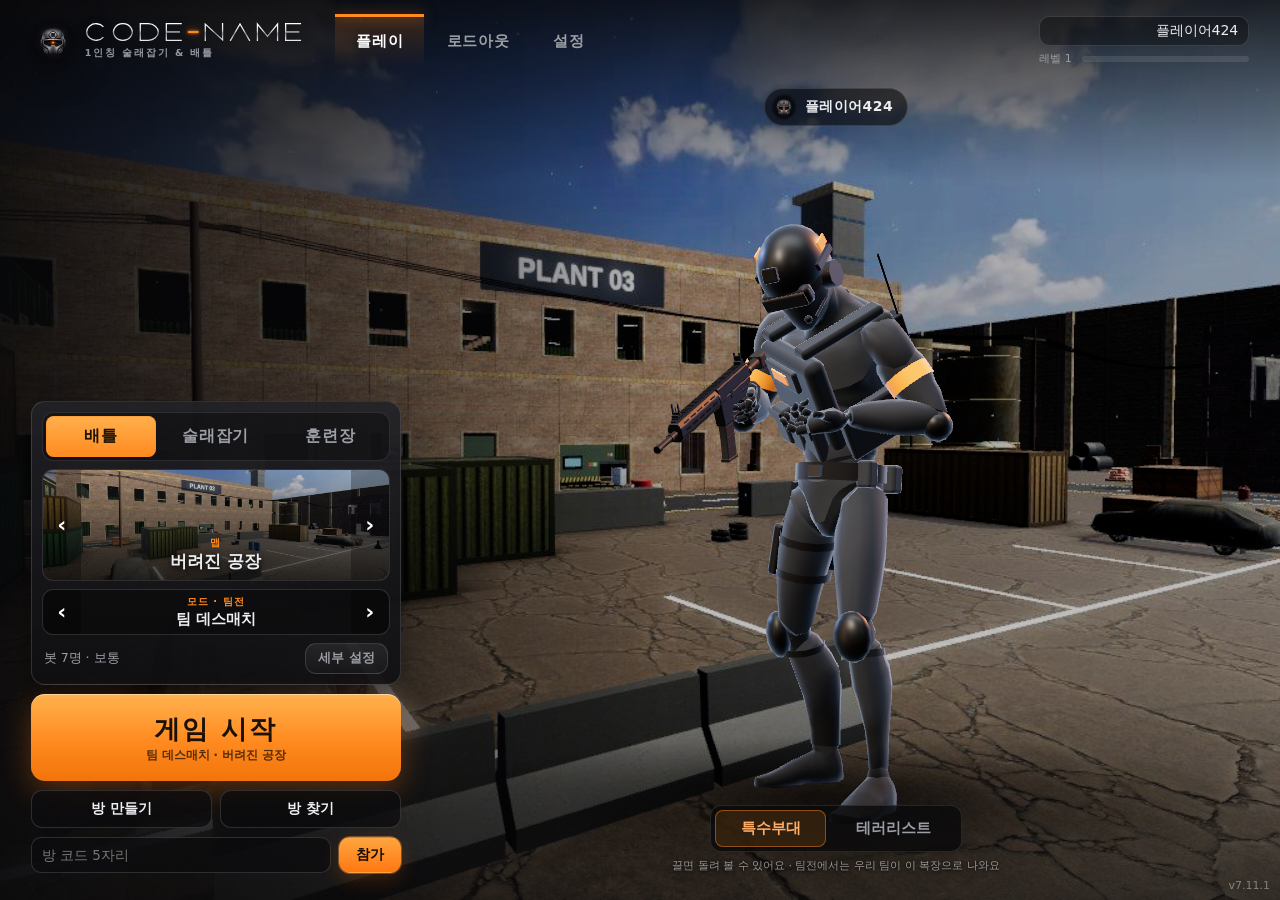
<file: index.html>
<!doctype html>
<html lang="ko">
<head>
<meta charset="utf-8">
<meta name="viewport" content="width=device-width,initial-scale=1,maximum-scale=1,user-scalable=no,viewport-fit=cover">
<meta name="theme-color" content="#0b0b0e"><link rel="icon" type="image/png" href="[data-uri]">
<meta name="mobile-web-app-capable" content="yes"><meta name="apple-mobile-web-app-capable" content="yes">
<title>CODE-NAME</title>
<script type="importmap">{"imports":{"three":"./lib/three.module.js","three/addons/":"./lib/addons/"}}</script>
<link rel="stylesheet" href="css/style.css">
</head>
<body>
<svg width="0" height="0" style="position:absolute" aria-hidden="true"><defs><linearGradient id="cnSteel" x1="0" y1="0" x2="0" y2="1"><stop offset="0" stop-color="#ffffff"/><stop offset=".42" stop-color="#d3d6da"/><stop offset=".56" stop-color="#8b8f96"/><stop offset="1" stop-color="#e4e6e9"/></linearGradient></defs></svg>
<canvas id="c"></canvas>
<div id="menuShade"></div>
<div id="bootErr"></div>

<!-- 불러오기 -->
<div id="loading" class="on"><div class="ld-box"><div class="logo small"><svg class="cn-logo" viewBox="-3 -3 609 56" role="img" aria-label="CODE-NAME"><g fill="none" stroke="url(#cnSteel)" stroke-width="3.6" stroke-linejoin="miter" stroke-miterlimit="6"><path transform="translate(0 0)" d="M48.6,10.7A26.2,23.2 0 1 0 48.6,39.3"/><path transform="translate(75 0)" d="M28,1.8A26.2,23.2 0 1 1 27.99,1.8Z"/><path transform="translate(150 0)" d="M1.8,1.8H24A28.2,23.2 0 0 1 24,48.2H1.8Z"/><path transform="translate(223 0)" d="M45,1.8H1.8V48.2H45M1.8,25H40"/><path transform="translate(332 0)" d="M1.8,50V3L50.2,47V0"/><path transform="translate(403 0)" d="M0.6,50L28,2.6L55.4,50"/><path transform="translate(478 0)" d="M1.8,50V3L30,37L58.2,3V50"/><path transform="translate(557 0)" d="M45,1.8H1.8V48.2H45M1.8,25H40"/></g><rect class="dash" x="285" y="22.4" width="30" height="5.2" rx="1"/></svg></div><div id="loadMsg">불러오는 중…</div><div class="bar"><i id="loadBar"></i></div></div><div id="loadMap"><small>맵</small><b id="loadMapName"></b></div><div id="loadPctBox"><div id="loadPct"></div><div class="pbar"><i id="loadPctBar"></i></div></div></div>

<!-- ============ 메인 ============ -->
<section id="scr-main" class="scr">
  <div class="lb">
    <header class="lb-top">
      <div class="brand"><i class="emblem" aria-hidden="true"></i><div><div class="logo"><svg class="cn-logo" viewBox="-3 -3 609 56" role="img" aria-label="CODE-NAME"><g fill="none" stroke="url(#cnSteel)" stroke-width="3.6" stroke-linejoin="miter" stroke-miterlimit="6"><path transform="translate(0 0)" d="M48.6,10.7A26.2,23.2 0 1 0 48.6,39.3"/><path transform="translate(75 0)" d="M28,1.8A26.2,23.2 0 1 1 27.99,1.8Z"/><path transform="translate(150 0)" d="M1.8,1.8H24A28.2,23.2 0 0 1 24,48.2H1.8Z"/><path transform="translate(223 0)" d="M45,1.8H1.8V48.2H45M1.8,25H40"/><path transform="translate(332 0)" d="M1.8,50V3L50.2,47V0"/><path transform="translate(403 0)" d="M0.6,50L28,2.6L55.4,50"/><path transform="translate(478 0)" d="M1.8,50V3L30,37L58.2,3V50"/><path transform="translate(557 0)" d="M45,1.8H1.8V48.2H45M1.8,25H40"/></g><rect class="dash" x="285" y="22.4" width="30" height="5.2" rx="1"/></svg></div><div class="sub">1인칭 술래잡기 &amp; 배틀</div></div></div>
      <nav class="lb-nav"><button class="on" id="navPlay">플레이</button><button id="goLoadout">로드아웃</button><button id="goSettings">설정</button></nav>
      <div class="lb-prof"><input id="mName" maxlength="12" autocomplete="off" aria-label="이름"><div class="lvl"><span id="mLevel">레벨 1</span><div class="xpbar"><i id="mXp"></i></div></div></div>
    </header>
    <div class="lb-left">
      <div class="lb-board">
        <div class="seg lb-kind" id="lbKind"><button data-v="battle">배틀</button><button data-v="tag">술래잡기</button><button data-v="range">훈련장</button></div>
        <div class="lb-map" id="lbMap"><i id="lbMapImg"></i><button class="arr" id="lbMapPrev" aria-label="이전 맵">‹</button><div class="t"><small>맵</small><b id="lbMapName"></b></div><button class="arr" id="lbMapNext" aria-label="다음 맵">›</button></div>
        <div class="lb-row" id="lbModeRow"><button class="arr" id="lbModePrev" aria-label="이전 모드">‹</button><div class="t"><small id="lbModeKind">모드</small><b id="lbModeName"></b></div><button class="arr" id="lbModeNext" aria-label="다음 모드">›</button></div>
        <div class="lb-info"><span id="lbInfo"></span><button class="btn small" id="lbMore">세부 설정</button></div>
      </div>
      <button class="lb-start" id="hmStart"><b>게임 시작</b><span id="hmStartSub"></span></button>
      <div class="lb-online"><button class="btn" id="lbCreate">방 만들기</button><button class="btn" id="goBrowse">방 찾기</button></div>
      <div class="lb-join"><input id="joinCode" placeholder="방 코드 5자리" maxlength="5" autocomplete="off"><button class="btn acc" id="joinBtn">참가</button></div>
    </div>
    <div class="lb-stage" id="lbStage">
      <div class="lb-plate"><i class="emblem" aria-hidden="true"></i><b id="lbName"></b></div>
      <div class="lb-pick"><div class="seg" id="lbChar"><button data-v="0">특수부대</button><button data-v="1">테러리스트</button></div><small>끌면 돌려 볼 수 있어요 · 팀전에서는 우리 팀이 이 복장으로 나와요</small></div>
    </div>
  </div>
</section>

<!-- ============ 술래잡기 ============ -->
<section id="scr-tag" class="scr">
  <div class="hub">
    <header class="hub-head"><button class="back" data-back>‹ 메인</button><h1>술래잡기</h1><p>도망자는 구슬을 모두 모아 술래 쪽 탈출문으로 빠져나가요. 술래는 앞쪽 60°만 보여요. 노란 구역에 들어간 도망자는 술래에게 드러나요. 잡힌 동료는 감옥에서 구출할 수 있어요.</p></header>
    <div class="hub-grid">
      <div class="panel">
        <h3>혼자 연습 <small>빈자리는 봇이 채워요</small></h3>
        <label class="lbl">맵</label><div class="map-pick" id="tMap"></div>
        <label class="lbl">인원 <b id="tPlayersL"></b> <small id="tSeekL"></small></label><input type="range" id="tPlayers" min="2" max="16" value="6">
        <div class="cols">
          <div><label class="lbl">내 역할</label><div class="seg" id="tRole"><button data-v="any">무작위</button><button data-v="run">도망자</button><button data-v="seek">술래</button></div></div>
          <div><label class="lbl">봇 난이도</label><div class="seg" id="tDiff"><button data-v="easy">쉬움</button><button data-v="normal">보통</button><button data-v="hard">어려움</button></div></div>
        </div>
        <div class="cols">
          <div><label class="lbl">술래 총</label><div class="seg" id="tGun"><button data-v="0">없음</button><button data-v="1">있음</button></div></div>
          <div><label class="lbl">제한 시간</label><div class="seg" id="tTime"><button data-v="6">6분</button><button data-v="10">10분</button><button data-v="15">15분</button></div></div>
        </div>
        <button class="btn acc big" id="tStart">연습 시작</button>
      </div>
      <div class="panel online">
        <h3>친구와 온라인</h3>
        <p class="muted">방을 만들면 코드가 나와요. 친구는 메인 화면에서 코드를 넣거나 방 찾기로 들어오면 돼요. 방장이 인원을 정하고, 남는 자리는 봇이 채워요.</p>
        <button class="btn acc big" id="tCreate">방 만들기</button><button class="btn big" id="tBrowse">방 찾기</button>
        <div class="rules"><b>술래 수</b> 7명까지 1명 · 8~14명 2명 · 15명부터 3명<br><b>조작</b> WASD 이동 · <span data-key="jump">Space</span> 점프 · <span data-key="crouch">C</span> 앉기/슬라이딩 · <span data-key="use">E</span> 길게 누르기(구슬·구출) · <span data-key="radar">Q</span> 레이더(술래) · 키는 설정 › 키 설정에서 바꿔요</div>
      </div>
    </div>
  </div>
</section>

<!-- ============ 배틀 ============ -->
<section id="scr-battle" class="scr">
  <div class="hub">
    <header class="hub-head"><button class="back" data-back>‹ 메인</button><h1>배틀</h1><p>1번·2번 칸에 원하는 총을 넣고 부품을 바꿔서 싸워요. 퍼크는 2칸, 같은 퍼크를 겹치면 효과가 두 배예요.</p></header>
    <div class="hub-grid wide">
      <div class="panel">
        <h3>모드</h3><div class="mode-grid" id="bModes"></div>
        <div class="cols3">
          <div><label class="lbl">맵</label><div class="map-pick small" id="bMap"></div></div>
          <div><label class="lbl">봇 <b id="bBotsL"></b></label><input type="range" id="bBots" min="0" max="15" value="7"><label class="lbl">봇 난이도</label><div class="seg" id="bDiff"><button data-v="easy">쉬움</button><button data-v="normal">보통</button><button data-v="hard">어려움</button></div></div>
          <div><label class="lbl">로드아웃</label><div class="load-sum" id="bLoad"></div><button class="btn small wide" id="bEditLoad" style="margin-top:8px">로드아웃·총기 커스텀</button></div>
        </div>
        <button class="btn acc big" id="bStart">연습 시작</button>
      </div>
      <div class="panel online">
        <h3>친구와 온라인</h3>
        <p class="muted">방장이 모드·맵·인원을 정해요. 빈자리는 봇이 채울 수 있어요.</p>
        <button class="btn acc big" id="bCreate">방 만들기</button><button class="btn big" id="bBrowse">방 찾기</button>
        <div class="rules"><b>조작</b> <span data-key="fire">클릭</span> 사격 · <span data-key="ads">우클릭</span> 조준(한 번: 확대/축소, 길게: 견착) · <span data-key="reload">R</span> 재장전 · 1/2/3 · <span data-key="swap">Q</span> 무기 바꾸기 · <span data-key="throw">G</span> 투척 · <span data-key="special">F</span> 필드 장비 · <span data-key="crouch">C</span> 슬라이딩 · <span data-key="use">E</span> 상호작용(보급 지점) · <span data-key="inspect">Y</span> 총 살펴보기 · <span data-key="score">Tab</span> 점수판 · <span data-key="emote">V</span> 감정표현 · 키는 설정 › 키 설정에서 바꿔요</div>
      </div>
    </div>
  </div>
</section>

<!-- ============ 로드아웃 ============ -->
<section id="scr-loadout" class="scr">
  <div class="gs">
    <header class="gs-head"><button class="back" data-back>‹ 뒤로</button><h1>로드아웃</h1><span class="gs-hint">총을 끌면 돌려 볼 수 있어요</span></header>
    <div class="gs-body">
      <div class="gs-left" id="loSlots"></div>
      <div class="gs-view" id="gsView">
        <div class="gs-name"><b id="gsName"></b><span id="gsCat"></span></div>
        <div class="gs-stage" id="gsStage"></div>
        <div id="gsTiles"></div>
        <p class="gs-note" id="gsNoAtt">이 무기는 부품을 바꿀 수 없어요</p>
        <p class="gs-note big" id="gsPerk"></p>
        <div class="gs-acts"><button class="btn small" id="gsSwap">총기 변경</button><button class="btn small" id="gsReset">부품 초기화</button></div>
      </div>
      <div class="gs-right panel"><h3 id="loPickT"></h3><div id="loPick"></div><div class="lo-stats" id="loStats"></div></div>
    </div>
  </div>
</section>

<!-- ============ 설정 ============ -->
<section id="scr-settings" class="scr">
  <div class="hub narrow">
    <header class="hub-head"><button class="back" data-back>‹ 뒤로</button><h1>설정</h1></header>
    <div class="panel settings">
      <div class="set"><span>그래픽 품질</span><div class="seg" id="sGfx"><button data-v="low">낮음</button><button data-v="medium">보통</button><button data-v="high">높음</button><button data-v="ultra">최고</button></div></div>
      <div class="set"><span>빛 번짐</span><div class="seg" id="sGlow"><button data-v="0">끄기</button><button data-v="1">약하게</button><button data-v="2">강하게</button></div></div>
      <div class="set"><span>버벅이면 품질 자동 낮추기</span><div class="seg" id="sAuto"><button data-v="1">켜기</button><button data-v="0">끄기</button></div></div>
      <div class="set"><span>마우스·화면 감도 <b id="sSensL"></b></span><input type="range" id="sSens" min="0.2" max="3" step="0.05"></div>
      <div class="set"><span>시야각 (가로) <b id="sFovL"></b></span><input type="range" id="sFov" min="80" max="115" step="1"></div>
      <div class="set"><span>소리 크기 <b id="sVolL"></b></span><input type="range" id="sVol" min="0" max="1" step="0.05"></div>
      <div class="set"><span>소리</span><div class="seg" id="sSound"><button data-v="1">켜기</button><button data-v="0">끄기</button></div></div>
      <div class="set"><span>로비 음악</span><div class="seg" id="sMusic"><button data-v="1">켜기</button><button data-v="0">끄기</button></div></div>
      <div class="set"><span>조작</span><div class="seg" id="sCtrl"><button data-v="auto">자동</button><button data-v="kb">키보드·마우스</button><button data-v="touch">터치</button></div></div>
      <div class="set kb-only"><span>키 설정 (키보드·마우스)</span><button class="btn small" id="sKeys">바꾸기</button></div>
      <div class="set kb-only"><span>조준 방식</span><div class="seg" id="sAdsMode"><button data-v="toggle">짧게: 전환 · 길게: 견착</button><button data-v="hold">누르는 동안</button></div></div>
      <div class="set"><span>세로 반전</span><div class="seg" id="sInv"><button data-v="0">끄기</button><button data-v="1">켜기</button></div></div>
      <div class="set touch-only"><span>버튼 위치·크기</span><button class="btn small" id="sLayout">편집하기</button></div>
      <div class="set touch-only"><span>자동 사격 (터치)</span><div class="seg" id="sAutoFire"><button data-v="1">켜기</button><button data-v="0">끄기</button></div></div>
      <div class="set"><span>피해량 숫자 표시</span><div class="seg" id="sDmgNum"><button data-v="1">켜기</button><button data-v="0">끄기</button></div></div>
      <div class="set touch-only"><span>조준 보정 (터치, 적 근처에서 시점이 천천히)</span><div class="seg" id="sAssist"><button data-v="1">켜기</button><button data-v="0">끄기</button></div></div>
      <div class="set"><span>FPS 표시</span><div class="seg" id="sFps"><button data-v="0">끄기</button><button data-v="1">켜기</button></div></div>
      <div class="set"><span>조준선 색</span><div class="seg" id="sCross"><button data-v="#ffffff">흰색</button><button data-v="#4dff88">초록</button><button data-v="#ffe14d">노랑</button><button data-v="#ff4dd2">분홍</button></div></div>
      <p class="muted small">그래픽 출처: Poly Haven(CC0) 질감·HDRI·소품, Quaternius 캐릭터(CC0). 총소리: Free Firearm Sound Library(CC0). 자세한 내용은 CREDITS.md.</p>
    </div>
  </div>
</section>

<!-- ============ 키 설정 ============ -->
<section id="scr-keys" class="scr">
  <div class="hub narrow">
    <header class="hub-head"><button class="back" data-back>‹ 뒤로</button><h1>키 설정</h1><button class="btn small" id="keysReset">기본값으로</button></header>
    <div class="panel keys">
      <p class="muted small" id="keysNote">바꿀 칸을 누른 다음 키보드 키, 마우스 버튼, 휠을 움직여요. 한 동작에 두 개까지 정할 수 있어요.</p>
      <div id="keysList"></div>
    </div>
  </div>
</section>

<!-- ============ 방 찾기 ============ -->
<section id="scr-browse" class="scr">
  <div class="hub narrow">
    <header class="hub-head"><button class="back" data-back>‹ 뒤로</button><h1>방 찾기</h1></header>
    <div class="panel"><div class="row"><input id="brCode" placeholder="방 코드 5자리" maxlength="5"><button class="btn acc" id="brJoin">참가</button><button class="btn" id="brRefresh">새로고침</button></div>
      <div id="brList" class="br-list"><p class="muted">열린 방을 찾는 중…</p></div></div>
  </div>
</section>

<!-- ============ 대기실 ============ -->
<section id="scr-lobby" class="scr">
  <div class="hub">
    <header class="hub-head lobby-head"><button class="back" id="lbLeave">‹ 나가기</button><div><h1 id="lbTitle">대기실</h1><p id="lbSub"></p></div>
      <div class="code-box"><span class="lbl">방 코드</span><b id="lbCode">-----</b><div class="row"><button class="btn small" id="lbCopy">코드 복사</button><button class="btn small" id="lbShare">링크 공유</button></div></div></header>
    <div class="lobby-grid">
      <div class="panel"><h3>플레이어 <small id="lbCount"></small></h3><div id="lbPlayers"></div><div id="lbMine" class="mine"></div></div>
      <div class="panel"><h3>방 설정 <small id="lbHostNote"></small></h3><div id="lbSettings"></div></div>
      <div class="panel chat"><h3>채팅</h3><div id="lbChatLog" class="chatlog"></div><div class="row"><input id="lbChatIn" maxlength="80" placeholder="메시지"><button class="btn" id="lbChatSend">보내기</button></div></div>
    </div>
    <div class="lobby-foot"><button class="btn big" id="lbReady">준비</button><button class="btn acc big" id="lbStart">게임 시작</button></div>
  </div>
</section>

<!-- ============ 게임 ============ -->
<section id="scr-armory" class="scr">
  <div id="arHud">
    <div id="arRoom"></div>
    <div id="arCross"><i></i></div>
    <div id="arPrompt"></div>
    <div id="arInfo"></div>
    <div id="arLoad"></div>
    <div id="arToast"></div>
    <div id="arTouch"><div id="arJoy"><i></i></div>
      <div id="arSlots"><button data-h="main">1</button><button data-h="side">2</button><button data-h="melee">3</button></div>
      <button id="arUse">집기</button><button id="arMenuBtn" aria-label="메뉴">☰</button></div>
    <div id="arMenu"><div class="box"><small>로드아웃</small><h2>무기고</h2>
      <p>걸어 다니며 총을 집으면 손에 든 칸(1번·2번)에 들어가고, 부품을 집으면 손에 든 총에 바로 달려요. 정비실 작업대에서는 목록 화면으로 세부 설정을 할 수 있어요.</p>
      <div class="ar-help" id="arHelp"></div>
      <div class="btns"><button class="btn acc" id="arGo">둘러보기</button><button class="btn" id="arClassic">세부 설정 화면</button><button class="btn" id="arExit">나가기</button></div></div></div>
  </div>
</section>
<section id="scr-game" class="scr">
  <div id="hud">
    <div id="hSeekVig"></div><div id="hDmg"></div><div id="hFlash"></div><div id="hScope"><i></i></div><div id="hBlind"></div>
    <div id="hTop"><div class="pips a" id="hPipsA"></div><div class="sc a"><b id="hScoreA">0</b><span id="hNameA"></span></div><div class="mid"><div id="hTime">--:--</div><div id="hObj"></div></div><div class="sc b"><span id="hNameB"></span><b id="hScoreB">0</b></div><div class="pips b" id="hPipsB"></div></div>
    <div id="hComp"><div id="hCompS"></div><i class="mk"></i><b id="hCompN">0</b></div>
    <div id="hTeam"></div>
    <div id="hFeed"></div>
    <canvas id="hMini" width="220" height="220"></canvas>
    <div id="hTagInfo"></div>
    <div id="hCross"><i class="t"></i><i class="b"></i><i class="l"></i><i class="r"></i><i class="d"></i></div>
    <div id="hHit"><i></i><i></i><i></i><i></i></div>
    <div id="hMedal"></div>
    <div id="hKillFx"></div><div id="hKill"></div>
    <div id="hDir"></div><div id="hLaser"></div>
    <div id="hHold"><svg viewBox="0 0 44 44"><circle cx="22" cy="22" r="18" class="bg"/><circle cx="22" cy="22" r="18" class="fg" id="hHoldC"/></svg><span id="hHoldL"></span></div>
    <div id="hPrompt"></div>
    <div id="hMsg"><b id="hMsgB"></b><span id="hMsgS"></span></div>
    <div id="hToast"></div>
    <div id="hMoney" style="display:none"><b id="hMoneyV">$800</b><span id="hMoneyH"></span><div id="hMoneyFeed"></div></div>
    <div id="hRange" style="display:none"><h4>사격 기록 <small id="rgWeap"></small></h4><div class="rg-big"><span>초당 피해량 (DPS)</span><b id="rgDps">0</b><em id="rgBest"></em></div><div class="rg-grid" id="rgStats"></div></div>
    <div id="rangeBar" style="display:none"><button data-r="weap"><i>무기 선택</i><s>무기</s><kbd data-key="buy">B</kbd></button><button data-r="dummy"><i>더미 놓기</i><s>더미+</s><kbd data-key="dummy">N</kbd></button><button data-r="dmove"><i>더미 동작: </i><span id="rgMode">서 있기</span><kbd data-key="dmove">M</kbd></button><button data-r="dclear"><i>더미 치우기</i><s>치우기</s><kbd data-key="dclear">X</kbd></button><button data-r="dreset"><i>기록 초기화</i><s>초기화</s><kbd data-key="dreset">Z</kbd></button><button data-r="load"><i>부품·로드아웃</i><s>부품</s><kbd data-key="loadout">L</kbd></button></div>
    <div id="hHp"><div class="hp-num"><b id="hHpNum">100</b><span>HP</span><span id="hArmor"></span></div><div class="hp-bar"><i id="hHpBar"></i></div><div id="hStatus"></div></div>
    <div id="hWeap"><div id="hWName"></div><div class="ammo"><b id="hAmmo">--</b><span id="hRes"></span></div><div id="hSlots"></div><div class="swap-hint">눌러서 무기 교체</div><div class="gear"><span id="hThr"></span><span id="hSpec"></span></div></div>
    <div id="hDead"><b id="hDeadB"></b><span id="hDeadS"></span><div id="hDeadK"></div><button class="btn" id="hDeadLoad">로드아웃 변경 <kbd data-key="loadout">L</kbd></button></div>
    <div id="hBoard"></div>
    <div id="hChat"><div id="hChatLog"></div><input id="hChatIn" maxlength="80" placeholder="Enter로 보내기, Esc로 닫기"></div>
    <div id="hFps"></div>
    <div id="hClick">화면을 클릭하면 마우스로 조준할 수 있어요</div>
  </div>
  <div id="touch">
    <div id="joyZone"></div><div id="joy"><i id="joyKnob"></i></div><div id="lookPad"></div>
    <button data-btn="fire" class="tb fire" aria-label="발사"><svg viewBox="0 0 24 24" class="ic fill"><path d="M12 2.5c2.6 2 3.6 5 3.6 8v7.5H8.4V10.5c0-3 1-6 3.6-8z"/><rect x="7.6" y="19.3" width="8.8" height="2.4" rx=".6"/></svg></button>
    <button data-btn="fire" class="tb fire2" aria-label="발사"><svg viewBox="0 0 24 24" class="ic fill"><path d="M12 2.5c2.6 2 3.6 5 3.6 8v7.5H8.4V10.5c0-3 1-6 3.6-8z"/><rect x="7.6" y="19.3" width="8.8" height="2.4" rx=".6"/></svg></button>
    <button data-btn="ads" class="tb ads" aria-label="조준"><svg viewBox="0 0 24 24" class="ic"><circle cx="12" cy="12" r="7"/><path d="M12 2.5v5M12 16.5v5M2.5 12h5M16.5 12h5"/><circle cx="12" cy="12" r="1.2" class="dot"/></svg></button>
    <button data-btn="jump" class="tb jump" aria-label="점프"><svg viewBox="0 0 24 24" class="ic"><path d="M6 12.5l6-6 6 6M6 18.5l6-6 6 6"/></svg></button>
    <button data-btn="crouch" class="tb crouch" aria-label="앉기"><svg viewBox="0 0 24 24" class="ic"><path d="M6 5.5l6 6 6-6M6 11.5l6 6 6-6"/></svg></button>
    <button data-btn="reload" class="tb reload" aria-label="장전"><svg viewBox="0 0 24 24" class="ic"><path d="M19.5 12a7.5 7.5 0 1 1-2.2-5.3"/><path d="M19.8 3.8v5h-5"/></svg></button>
    <button data-btn="use" class="tb use" aria-label="줍기"><svg viewBox="0 0 24 24" class="ic"><path d="M8.5 12.5V6.2a1.4 1.4 0 0 1 2.8 0V11M11.3 10.5V4.6a1.4 1.4 0 0 1 2.8 0V10.5M14.1 10.8V6.4a1.4 1.4 0 0 1 2.8 0v7.1c0 4.3-2.6 7.3-6.2 7.3-2.6 0-4-1.4-5.6-4l-2-3.3a1.4 1.4 0 0 1 2.4-1.5l1.9 2.6"/></svg><span class="lb" id="tUseL">줍기</span></button>
    <button data-btn="throw" class="tb throw" aria-label="투척"><svg viewBox="0 0 24 24" class="ic"><circle cx="11" cy="14.5" r="6.2"/><rect x="8.6" y="5.2" width="5" height="3.2" rx=".8" class="f"/><path d="M13.6 6.2l4.2-2.4"/><path d="M8.2 12.2l5.6 4.6M13.8 12.2l-5.6 4.6" class="thin"/></svg><em id="tThrN"></em></button>
    <button data-btn="special" class="tb special" aria-label="특수"><svg viewBox="0 0 24 24" class="ic fill"><path d="M13.4 2.5L4.6 13.6h6l-1 7.9 8.8-11.1h-6z"/></svg><em id="tSpecN"></em></button>
    <button data-btn="buy" class="tb buy" aria-label="구매"><svg viewBox="0 0 24 24" class="ic"><path d="M15.5 7.5c-.6-1.3-2-2-3.6-2-2 0-3.4 1-3.4 2.6 0 3.6 7.2 2.1 7.2 5.8 0 1.7-1.6 2.8-3.7 2.8-1.8 0-3.2-.8-3.8-2.2M12 3.5v17"/></svg><em>구매</em></button>
    <button data-btn="swap" class="tb swap" aria-label="무기 교체"><svg viewBox="0 0 24 24" class="ic"><path d="M4 8h14l-3.5-3.5M20 16H6l3.5 3.5"/></svg></button>
    <button data-btn="radar" class="tb radar" aria-label="레이더"><svg viewBox="0 0 24 24" class="ic"><circle cx="12" cy="12" r="8.5"/><circle cx="12" cy="12" r="4.5" class="thin"/><path d="M12 12l6-6"/><circle cx="12" cy="12" r="1.6" class="dot"/></svg><em id="tRadarN"></em></button>
    <button class="tb menu" id="tPause" aria-label="일시 정지"><svg viewBox="0 0 24 24" class="ic fill"><rect x="6.5" y="5" width="3.8" height="14" rx="1"/><rect x="13.7" y="5" width="3.8" height="14" rx="1"/></svg></button><button class="tb board" id="tBoard" aria-label="점수판"><svg viewBox="0 0 24 24" class="ic"><path d="M9 7h11M9 12h11M9 17h11"/><circle cx="4.6" cy="7" r="1.3" class="dot"/><circle cx="4.6" cy="12" r="1.3" class="dot"/><circle cx="4.6" cy="17" r="1.3" class="dot"/></svg></button>
  </div>
  <div id="leBack"><i class="mk mini">미니맵</i><i class="mk top">시간·점수</i><i class="mk weap">무기</i><i class="mk hp">체력</i></div>
  <div id="leBar"><b>버튼 배치</b><span class="le-hint">끌어서 옮기기</span><label class="le-size"><span id="leSel">발사</span> 크기<input type="range" id="leSize" min="0.6" max="1.6" step="0.05"><em id="leSizeL">100%</em></label><button class="btn small" id="leFlip" aria-label="도구 막대 위치 바꾸기">⇅</button><button class="btn small" id="leReset">기본값</button><button class="btn small" id="leCancel">취소</button><button class="btn small acc" id="leSave">저장</button></div>
  <div id="buy" class="overlay"><div class="buy-box"><header class="buy-head"><b id="buyMoney">$800</b><span id="buyTime"></span><button class="btn small" id="buyClose">닫기 <kbd data-key="buy">B</kbd></button></header><div class="buy-cols"></div><footer id="buyMsg"></footer></div></div>
  <div id="pause" class="overlay"><div class="panel ov-box"><h2>일시 정지</h2><button class="btn acc big" id="pResume">계속하기</button><button class="btn big" id="pLoad">로드아웃 변경</button><button class="btn big" id="pSettings">설정</button><button class="btn big touch-only-btn" id="pLayout">버튼 배치</button><button class="btn big danger" id="pQuit">나가기</button></div></div>
  <div id="result" class="overlay"><div class="panel ov-box res"><h2 id="rTitle"></h2><p id="rSub"></p><div id="rBoard"></div><p id="rXp" class="muted"></p><div class="row"><button class="btn acc big" id="rAgain">다시 하기</button><button class="btn big" id="rMain">메인으로</button></div></div></div>
</section>

<div id="ver"></div>
<div id="toastG"></div>
<script type="module" src="js/boot.js"></script>
</body>
</html>
</file>
<file: css/style.css>
/* CODE-NAME — UI (charcoal · brushed steel · orange signal) */
:root{--bg:#0b0b0e;--panel:rgba(20,20,24,.88);--panel2:rgba(255,255,255,.035);--line:rgba(214,218,224,.12);--text:#eceef1;--muted:#9b9ea5;
  --acc:#ff8a1f;--acc2:#ff6a0a;--blue:#4d8dff;--red:#ff4d3d;--ok:#3ddc84;--r:14px;
  --font:"Pretendard","Noto Sans KR","Apple SD Gothic Neo","Malgun Gothic",system-ui,sans-serif;}
*{box-sizing:border-box;-webkit-tap-highlight-color:transparent}
html,body{margin:0;height:100%;overflow:hidden;background:var(--bg);color:var(--text);font-family:var(--font);user-select:none;-webkit-user-select:none;touch-action:none}
canvas#c{position:fixed;inset:0;width:100%;height:100%;display:block}
button{font-family:inherit;cursor:pointer;color:inherit}
input{font-family:inherit;color:var(--text);background:rgba(0,0,0,.35);border:1px solid var(--line);border-radius:10px;padding:10px 12px;font-size:15px;outline:none;user-select:text;-webkit-user-select:text;min-width:0}
input:focus{border-color:var(--acc)}
input[type=range]{-webkit-appearance:none;appearance:none;width:100%;height:6px;padding:0;border:0;background:rgba(255,255,255,.12);border-radius:3px;margin:10px 0 14px}
input[type=range]::-webkit-slider-thumb{-webkit-appearance:none;width:20px;height:20px;border-radius:50%;background:var(--acc);box-shadow:0 0 0 4px rgba(255,138,31,.2)}
input[type=range]::-moz-range-thumb{width:20px;height:20px;border-radius:50%;background:var(--acc);border:0}
#menuShade{position:fixed;inset:0;pointer-events:none;background:radial-gradient(120% 90% at 70% 40%,rgba(11,15,21,.05),rgba(11,15,21,.72) 70%),linear-gradient(90deg,rgba(11,15,21,.88),rgba(11,15,21,.25) 55%,rgba(11,15,21,.55));transition:opacity .4s}
body.ingame #menuShade{opacity:0}
#bootErr{display:none;position:fixed;left:50%;top:40%;transform:translate(-50%,-50%);background:#401818;border:1px solid #a33;padding:16px 20px;border-radius:12px;z-index:99;max-width:90vw}
/* loading */
#loading{position:fixed;inset:0;display:none;align-items:center;justify-content:center;background:rgba(8,10,14,.86);z-index:60;backdrop-filter:blur(6px)}
#loading.on{display:flex}.ld-box{text-align:center;width:min(360px,80vw)}#loadMsg{color:var(--muted);margin:14px 0 10px;font-size:14px}
.bar{height:4px;background:rgba(255,255,255,.1);border-radius:2px;overflow:hidden}.bar i{display:block;height:100%;width:30%;background:linear-gradient(90deg,var(--acc),var(--acc2));animation:ld 1.2s ease-in-out infinite}
@keyframes ld{0%{transform:translateX(-100%)}100%{transform:translateX(340%)}}
/* screens */
.scr{position:fixed;inset:0;display:none;overflow:auto;z-index:10;padding:env(safe-area-inset-top) env(safe-area-inset-right) env(safe-area-inset-bottom) env(safe-area-inset-left)}
.scr.on{display:block;animation:fade .25s ease}
#scr-game.on{overflow:hidden}
@keyframes fade{from{opacity:0;transform:translateY(6px)}to{opacity:1;transform:none}}
.logo{font-weight:900;font-size:clamp(40px,7vw,84px);letter-spacing:-.02em;line-height:.95;background:linear-gradient(180deg,#fff2d6,#ff8a1f 60%,#e0782e);-webkit-background-clip:text;background-clip:text;color:transparent;filter:drop-shadow(0 4px 18px rgba(255,140,40,.25))}
.logo.small{font-size:34px}
.brand .sub{color:var(--muted);letter-spacing:.18em;font-size:12px;margin-top:10px;font-weight:700}
.main-wrap{min-height:100%;display:grid;grid-template-columns:minmax(0,1.2fr) minmax(280px,.8fr);grid-template-rows:auto 1fr;gap:28px 40px;padding:6vh 5vw 5vh;max-width:1400px}
.brand{grid-column:1/-1}
.main-modes{display:flex;flex-direction:column;gap:16px;max-width:560px}
.big-card{position:relative;text-align:left;border:1px solid var(--line);border-radius:20px;padding:26px 28px 24px;background:var(--panel);backdrop-filter:blur(10px);overflow:hidden;transition:transform .15s,border-color .15s}
.big-card::after{content:"";position:absolute;right:-30px;top:-40px;width:220px;height:220px;border-radius:50%;opacity:.35;filter:blur(30px)}
.big-card.tag::after{background:var(--blue)}.big-card.battle::after{background:var(--acc2)}
.big-card:hover{transform:translateY(-2px);border-color:rgba(255,138,31,.5)}
.big-card b{display:block;font-size:clamp(30px,4vw,44px);font-weight:900;margin:6px 0 4px;letter-spacing:-.01em}
.big-card .kicker{font-size:12px;letter-spacing:.12em;color:var(--acc);font-weight:800}
.big-card .desc{color:var(--muted);font-size:15px}
.main-side{display:flex;flex-direction:column;gap:14px;max-width:420px}
.panel{background:var(--panel);border:1px solid var(--line);border-radius:var(--r);padding:18px;backdrop-filter:blur(10px)}
.panel h3{margin:0 0 12px;font-size:17px;font-weight:800}.panel h3 small{color:var(--muted);font-weight:500;font-size:12px;margin-left:6px}
.lbl{display:block;font-size:12px;color:var(--muted);font-weight:700;letter-spacing:.04em;margin:10px 0 6px}.lbl b{color:var(--text)}
.profile input{width:100%;font-size:18px;font-weight:700}
.lvl{display:flex;align-items:center;gap:10px;margin-top:12px;font-size:13px;color:var(--muted)}.xpbar{flex:1;height:6px;background:rgba(255,255,255,.1);border-radius:3px;overflow:hidden}.xpbar i{display:block;height:100%;background:var(--acc)}
.row{display:flex;gap:8px;align-items:center}.row input{flex:1}
.join .row{margin-top:10px}.tools .btn{flex:1}
.btn{border:1px solid var(--line);background:rgba(255,255,255,.06);border-radius:11px;padding:11px 16px;font-size:15px;font-weight:700;transition:background .15s,border-color .15s,transform .1s}
.btn:hover{background:rgba(255,255,255,.11)}.btn:active{transform:scale(.98)}
.btn.acc{background:linear-gradient(180deg,#ffc266,#ff9a3d);color:#1d1206;border-color:transparent}.btn.acc:hover{filter:brightness(1.07)}
.btn.big{padding:15px 18px;font-size:17px;width:100%;margin-top:10px}.btn.wide{width:100%}.btn.small{padding:7px 11px;font-size:13px}
.btn.danger{border-color:rgba(255,90,78,.5);color:#ffb2aa}.btn:disabled{opacity:.45;cursor:not-allowed}
.muted{color:var(--muted)}.small{font-size:12px}
/* hubs */
.hub{max-width:1180px;margin:0 auto;padding:4vh 4vw 6vh}.hub.narrow{max-width:720px}
.hub-head{margin-bottom:18px}.hub-head h1{margin:6px 0 6px;font-size:clamp(30px,4vw,44px);font-weight:900}.hub-head p{margin:0;color:var(--muted);max-width:760px;line-height:1.55;font-size:14px}
.back{background:none;border:0;color:var(--muted);font-size:15px;padding:4px 0;font-weight:700}.back:hover{color:var(--text)}
.hub-grid{display:grid;grid-template-columns:1.4fr 1fr;gap:16px}.hub-grid.wide{grid-template-columns:2fr 1fr}
.cols{display:grid;grid-template-columns:1fr 1fr;gap:14px}.cols3{display:grid;grid-template-columns:1.3fr 1fr 1fr;gap:16px;margin-top:6px}
.seg{display:flex;gap:4px;background:rgba(0,0,0,.3);border:1px solid var(--line);border-radius:11px;padding:4px;flex-wrap:wrap}
.seg button{flex:1;border:0;background:none;border-radius:8px;padding:8px 10px;font-size:14px;font-weight:700;color:var(--muted);white-space:nowrap}
.seg button.on{background:rgba(255,138,31,.18);color:var(--acc)}.seg.col{flex-direction:column}
.online .btn.big+.btn.big{margin-top:8px}
.rules{margin-top:16px;font-size:13px;color:var(--muted);line-height:1.7;border-top:1px solid var(--line);padding-top:12px}.rules b{color:var(--text)}
.map-pick{display:grid;grid-template-columns:repeat(2,1fr);gap:8px}.map-pick.small{grid-template-columns:1fr}
.map-card{text-align:left;border:1px solid var(--line);border-radius:12px;padding:12px 12px 10px;background:var(--panel2);position:relative;overflow:hidden}
.map-card b{display:block;font-size:15px}.map-card span{font-size:12px;color:var(--muted);display:block;margin-top:3px;line-height:1.35}
.map-card .sw{position:absolute;right:10px;top:10px;width:30px;height:8px;border-radius:4px}
.map-pick.small .map-card span{display:none}.map-card.on{border-color:var(--acc);background:rgba(255,138,31,.1)}
.mode-grid{display:grid;grid-template-columns:repeat(auto-fill,minmax(150px,1fr));gap:8px}
.mode-card{text-align:left;border:1px solid var(--line);border-radius:12px;padding:12px;background:var(--panel2);min-height:86px}
.mode-card b{display:block;font-size:15px;margin-bottom:4px}.mode-card span{font-size:12px;color:var(--muted);line-height:1.35;display:block}
.mode-card.on{border-color:var(--acc);background:rgba(255,138,31,.1)}.mode-card i{font-style:normal;font-size:11px;color:var(--acc);font-weight:800;letter-spacing:.06em}
/* loadout */
.tabs{display:flex;gap:6px;margin-top:10px}.tabs button{border:1px solid var(--line);background:var(--panel);border-radius:10px;padding:8px 14px;font-weight:800;color:var(--muted)}.tabs button.on{color:var(--acc);border-color:var(--acc)}
.lo-grid{display:grid;grid-template-columns:280px 1fr 300px;gap:14px;align-items:start}
.lo-slot{display:flex;justify-content:space-between;align-items:center;width:100%;text-align:left;border:1px solid var(--line);background:var(--panel2);border-radius:11px;padding:11px 12px;margin-top:7px}
.lo-slot small{display:block;color:var(--muted);font-size:11px;font-weight:700;letter-spacing:.05em}.lo-slot b{font-size:15px}.lo-slot.on{border-color:var(--acc)}
#loPick{display:grid;grid-template-columns:repeat(auto-fill,minmax(150px,1fr));gap:7px}
.pick{text-align:left;border:1px solid var(--line);background:var(--panel2);border-radius:10px;padding:10px}.pick b{display:block;font-size:14px}.pick span{font-size:11px;color:var(--muted)}.pick.on{border-color:var(--acc);background:rgba(255,138,31,.1)}
.pick-cat{grid-column:1/-1;font-size:12px;color:var(--acc);font-weight:800;margin-top:8px;letter-spacing:.06em}
.stat{margin:8px 0}.stat span{display:flex;justify-content:space-between;font-size:12px;color:var(--muted)}.stat i{display:block;height:5px;border-radius:3px;background:rgba(255,255,255,.1);margin-top:4px;overflow:hidden}.stat i b{display:block;height:100%;background:var(--acc)}
.lo-stats h2{margin:0 0 4px}.lo-stats p{color:var(--muted);font-size:13px;line-height:1.5}
/* settings */
.settings .set{display:flex;justify-content:space-between;align-items:center;gap:16px;padding:12px 0;border-bottom:1px solid var(--line)}.settings .set span{font-weight:700;font-size:15px;white-space:nowrap}
.settings .set input[type=range]{max-width:320px;margin:0}.settings .set .seg{max-width:440px}
/* browse */
.br-list{margin-top:14px;display:flex;flex-direction:column;gap:8px}
.br-item{display:grid;grid-template-columns:1fr auto auto;gap:12px;align-items:center;border:1px solid var(--line);border-radius:12px;padding:12px 14px;background:var(--panel2)}
.br-item b{font-size:16px}.br-item span{color:var(--muted);font-size:13px}.br-item .n{font-weight:800}
/* lobby */
.lobby-head{display:grid;grid-template-columns:auto 1fr auto;gap:20px;align-items:center}
.code-box{text-align:center;background:var(--panel);border:1px solid var(--line);border-radius:14px;padding:10px 16px}.code-box b{display:block;font-size:34px;letter-spacing:.2em;font-weight:900;color:var(--acc);margin:2px 0 6px}
.lobby-grid{display:grid;grid-template-columns:1.2fr 1fr 1fr;gap:14px}
.pl{display:flex;align-items:center;gap:10px;padding:9px 10px;border-radius:10px;background:var(--panel2);margin-bottom:6px;border:1px solid transparent}
.pl .dot{width:10px;height:10px;border-radius:50%}.pl b{flex:1;font-size:15px}.pl small{color:var(--muted);font-size:12px}.pl .tagc{font-size:11px;font-weight:800;padding:3px 7px;border-radius:6px;background:rgba(255,255,255,.08)}
.pl.me{border-color:rgba(255,138,31,.4)}.pl .rdy{color:var(--ok);font-weight:800;font-size:12px}.pl .kick{border:0;background:none;color:var(--muted);font-size:16px}
.teams{display:grid;grid-template-columns:1fr 1fr;gap:10px}.teams h4{margin:0 0 6px;font-size:13px}
.mine{margin-top:12px;border-top:1px solid var(--line);padding-top:10px}
.chatlog{height:230px;overflow:auto;font-size:14px;line-height:1.5;margin-bottom:8px}.chatlog .sys{color:var(--muted)}
.lobby-foot{display:flex;gap:12px;justify-content:flex-end;margin-top:14px}.lobby-foot .btn.big{width:auto;min-width:180px}
#lbSettings .lbl:first-child{margin-top:0}
/* in-game HUD */
body.ingame #ver{display:none}
#hud{position:fixed;inset:0;pointer-events:none;font-weight:700;text-shadow:0 1px 3px rgba(0,0,0,.6)}
#hTop{position:absolute;top:12px;left:50%;transform:translateX(-50%);display:flex;align-items:stretch;gap:8px}
#hTop .sc{display:flex;align-items:center;gap:10px;padding:6px 14px;border-radius:10px;background:rgba(10,14,20,.6);min-width:120px}
#hTop .sc b{font-size:28px;font-weight:900}#hTop .sc span{font-size:12px;color:#dfe5ee;opacity:.9}#hTop .sc.a{justify-content:flex-end;border-bottom:3px solid var(--blue)}#hTop .sc.b{border-bottom:3px solid var(--red)}
#hTop .mid{text-align:center;padding:4px 12px;border-radius:10px;background:rgba(10,14,20,.6);min-width:110px}#hTime{font-size:22px;font-weight:900;font-variant-numeric:tabular-nums}#hObj{display:flex;gap:6px;justify-content:center;margin-top:3px;font-size:12px}
#hObj .p{width:24px;height:24px;border-radius:6px;display:grid;place-items:center;font-weight:900;background:rgba(255,255,255,.15);font-size:13px}
#hTop.solo .sc.b{display:none}#hTop.solo .sc.a{border-bottom-color:var(--acc)}
#hBars{position:absolute;top:70px;left:50%;transform:translateX(-50%);width:min(420px,60vw)}
#hFeed{position:absolute;top:14px;left:14px;display:flex;flex-direction:column;gap:4px;font-size:13px}
#hFeed div{background:rgba(10,14,20,.6);padding:4px 10px;border-radius:7px;animation:fade .2s}#hFeed .hs{color:#ffd34a}
#hMini{position:absolute;top:12px;right:12px;width:180px;height:180px;border-radius:50%;background:rgba(10,14,20,.55);border:2px solid rgba(255,255,255,.15)}
#hTagInfo{position:absolute;top:200px;right:14px;text-align:right;font-size:13px;line-height:1.6}
#hCross{position:absolute;left:50%;top:50%;width:0;height:0}#hCross i{position:absolute;background:var(--cross,#fff);box-shadow:0 0 2px #000}
#hCross .t,#hCross .b{width:2px;height:8px;left:-1px}#hCross .l,#hCross .r{height:2px;width:8px;top:-1px}#hCross .d{width:3px;height:3px;left:-1.5px;top:-1.5px;border-radius:50%}
#hHit{position:absolute;left:50%;top:50%;width:0;height:0;opacity:0}#hHit i{position:absolute;width:12px;height:2px;background:#fff;left:-6px;top:-1px}
#hHit i:nth-child(1){transform:rotate(45deg) translateX(10px)}#hHit i:nth-child(2){transform:rotate(135deg) translateX(10px)}#hHit i:nth-child(3){transform:rotate(225deg) translateX(10px)}#hHit i:nth-child(4){transform:rotate(315deg) translateX(10px)}
#hHit.head i{background:#ffd34a}#hHit.kill i{background:#ff4d3d;width:16px}
#hDir{position:absolute;left:50%;top:50%;width:0;height:0}#hDir i{position:absolute;left:-40px;top:-140px;width:80px;height:30px;background:radial-gradient(60% 100% at 50% 100%,rgba(255,40,30,.75),transparent);transform-origin:40px 140px;animation:dmgdir 1s forwards}
@keyframes dmgdir{to{opacity:0}}
#hHold{position:absolute;left:50%;top:58%;transform:translateX(-50%);text-align:center;display:none}#hHold svg{width:56px;height:56px;transform:rotate(-90deg)}#hHold .bg{fill:none;stroke:rgba(255,255,255,.2);stroke-width:4}#hHold .fg{fill:none;stroke:var(--acc);stroke-width:4;stroke-dasharray:113;stroke-dashoffset:113}
#hHold span{display:block;font-size:13px;margin-top:2px}
#hPrompt{position:absolute;left:50%;top:64%;transform:translateX(-50%);font-size:14px;background:rgba(10,14,20,.55);padding:5px 12px;border-radius:8px;display:none}
#hMsg{position:absolute;left:50%;top:26%;transform:translateX(-50%);text-align:center;opacity:0;transition:opacity .25s}#hMsg b{display:block;font-size:clamp(26px,4vw,44px);font-weight:900;letter-spacing:-.01em}#hMsg span{font-size:15px;color:#e6eaf0}
#hToast{position:absolute;left:50%;top:36%;transform:translateX(-50%);display:flex;flex-direction:column;gap:4px;align-items:center;font-size:14px}#hToast div{background:rgba(10,14,20,.6);padding:5px 12px;border-radius:8px;animation:fade .2s}
#hHp{position:absolute;left:18px;bottom:18px;width:250px}.hp-num{display:flex;align-items:baseline;gap:6px}.hp-num b{font-size:40px;font-weight:900;font-variant-numeric:tabular-nums}.hp-num span{font-size:13px;opacity:.8}
.hp-bar{height:8px;background:rgba(255,255,255,.15);border-radius:4px;overflow:hidden}.hp-bar i{display:block;height:100%;width:100%;background:linear-gradient(90deg,#3dff8a,#a6ff4d);transition:width .15s}
#hHp.low .hp-bar i{background:linear-gradient(90deg,#ff3b2d,#ff8a3d)}#hStatus{margin-top:6px;font-size:12px;display:flex;gap:6px}#hStatus span{background:rgba(10,14,20,.6);padding:2px 7px;border-radius:5px}
#hWeap{position:absolute;right:18px;bottom:18px;text-align:right;min-width:220px}#hWName{font-size:15px;opacity:.9}.ammo b{font-size:44px;font-weight:900;font-variant-numeric:tabular-nums}.ammo span{font-size:18px;opacity:.7;margin-left:6px}
#hSlots{display:flex;gap:5px;justify-content:flex-end;margin-top:4px}#hSlots span{font-size:11px;padding:3px 7px;border-radius:5px;background:rgba(10,14,20,.6);opacity:.6}#hSlots span.on{opacity:1;outline:1px solid var(--acc)}
.gear{display:flex;gap:6px;justify-content:flex-end;margin-top:5px;font-size:12px}.gear span{background:rgba(10,14,20,.6);padding:3px 8px;border-radius:5px}.gear span.cd{opacity:.5}
#hDead{position:absolute;left:50%;top:40%;transform:translateX(-50%);text-align:center;display:none}#hDead b{display:block;font-size:30px;font-weight:900;color:#ff6a5a}#hDead span{font-size:15px}
#hDmg{position:absolute;inset:0;opacity:0;background:radial-gradient(ellipse at center,transparent 50%,rgba(200,0,0,.55));transition:opacity .2s}
#hFlash{position:absolute;inset:0;background:#fff;opacity:0}#hBlind{position:absolute;inset:0;background:rgba(255,255,230,.0)}
#hSeekVig{position:absolute;inset:0;display:none;background:linear-gradient(90deg,rgba(0,0,0,.94) 0%,rgba(0,0,0,.82) 16%,rgba(0,0,0,.35) 26%,transparent 31%,transparent 69%,rgba(0,0,0,.35) 74%,rgba(0,0,0,.82) 84%,rgba(0,0,0,.94) 100%)}
#hScope{position:absolute;inset:0;display:none;background:radial-gradient(circle at center,transparent 0,transparent calc(min(42vw,42vh)),#000 calc(min(42vw,42vh) + 2px))}
#hScope i{position:absolute;left:50%;top:50%;width:min(84vw,84vh);height:min(84vw,84vh);transform:translate(-50%,-50%);background:linear-gradient(#000,#000) center/100% 1px no-repeat,linear-gradient(#000,#000) center/1px 100% no-repeat;border-radius:50%;box-shadow:inset 0 0 40px rgba(0,0,0,.8)}
#hBoard{position:absolute;left:50%;top:50%;transform:translate(-50%,-50%);display:none;pointer-events:auto;background:rgba(10,14,20,.86);border:1px solid var(--line);border-radius:14px;padding:16px;min-width:min(640px,92vw);max-height:80vh;overflow:auto}
.board table{width:100%;border-collapse:collapse;font-size:14px}.board th{color:var(--muted);font-size:12px;text-align:right;padding:4px 8px}.board td{padding:6px 8px;text-align:right;font-variant-numeric:tabular-nums}.board td:first-child,.board th:first-child{text-align:left}
.board tr.me td{color:var(--acc)}.board .tb{margin:6px 0 2px;font-weight:900}.board .bot{color:var(--muted);font-size:11px;margin-left:4px}
#hChat{position:absolute;left:14px;bottom:110px;width:min(380px,60vw)}#hChatLog{font-size:13px;display:flex;flex-direction:column;gap:2px}#hChatLog div{background:rgba(10,14,20,.5);padding:2px 8px;border-radius:5px;align-self:flex-start;animation:fade .2s}
#hChatIn{display:none;width:100%;margin-top:6px;pointer-events:auto}#hFps{position:absolute;right:16px;top:200px;font-size:12px;opacity:.7}
#hClick{position:absolute;left:50%;top:62%;transform:translateX(-50%);background:rgba(10,14,20,.86);border:1px solid var(--acc,#ff8a1f);color:#fff;font-size:17px;padding:12px 22px;border-radius:10px;display:none;white-space:nowrap}#hClick.on{display:block;animation:hclick 1.2s ease-in-out infinite}@keyframes hclick{50%{opacity:.55}}
/* overlays */
.overlay{position:fixed;inset:0;display:none;align-items:center;justify-content:center;background:rgba(5,8,12,.6);backdrop-filter:blur(4px);z-index:30}.overlay.on{display:flex}
.ov-box{width:min(420px,90vw);text-align:center}.ov-box h2{margin:4px 0 8px;font-size:28px}.ov-box.res{width:min(720px,94vw)}.ov-box .row .btn.big{flex:1}
#rTitle.win{color:var(--acc)}#rBoard{margin:12px 0;text-align:left;max-height:46vh;overflow:auto}
#ver{position:fixed;right:10px;bottom:8px;font-size:11px;color:rgba(255,255,255,.4);z-index:50;pointer-events:none}
#toastG{position:fixed;left:50%;bottom:30px;transform:translateX(-50%);z-index:70;display:flex;flex-direction:column;gap:6px;align-items:center}
#toastG div{background:rgba(20,24,32,.95);border:1px solid var(--line);padding:10px 16px;border-radius:10px;font-size:14px;animation:fade .2s;white-space:pre-line;max-width:min(640px,90vw)}
/* touch */
#touch{position:fixed;inset:0;display:none;pointer-events:none;z-index:20}body.touch.ingame #touch{display:block}
/* --- touch controls v2: icons, floating stick, context buttons --- */
#joyZone{position:absolute;left:0;bottom:0;width:42vw;height:74vh;pointer-events:auto}
#joy{position:absolute;left:calc(env(safe-area-inset-left) + 86px);bottom:42px;width:136px;height:136px;border-radius:50%;background:radial-gradient(circle,rgba(255,255,255,.05) 0 55%,rgba(255,255,255,.12) 56% 100%);border:2px solid rgba(255,255,255,.22);pointer-events:auto;transition:opacity .2s}
#joy::before{content:"";position:absolute;inset:-9px;border-radius:50%;border:2px solid rgba(255,255,255,.06)}
#joy.act{border-color:rgba(255,255,255,.35)}
#joyKnob{position:absolute;left:50%;top:50%;width:58px;height:58px;margin:-29px;border-radius:50%;background:radial-gradient(circle at 40% 35%,rgba(255,255,255,.55),rgba(220,226,235,.28));border:2px solid rgba(255,255,255,.5);box-shadow:0 2px 8px rgba(0,0,0,.35)}
#lookPad{position:absolute;right:0;top:0;width:58vw;height:100%;pointer-events:auto}
.tb{position:absolute;pointer-events:auto;border-radius:50%;width:56px;height:56px;border:2px solid rgba(255,255,255,.28);background:rgba(12,16,22,.5);color:#fff;display:grid;place-items:center;padding:0;box-shadow:0 2px 6px rgba(0,0,0,.25);-webkit-tap-highlight-color:transparent}
.tb .ic{width:58%;height:58%;fill:none;stroke:#fff;stroke-width:2.2;stroke-linecap:round;stroke-linejoin:round;filter:drop-shadow(0 1px 1px rgba(0,0,0,.5))}
.tb .ic.fill,.tb .ic .f,.tb .ic .dot{fill:#fff;stroke:none}.tb .ic.fill{stroke:none}.tb .ic .thin{stroke-width:1.4;opacity:.75}
.tb.on{background:rgba(255,138,31,.5);border-color:rgba(255,214,140,.9)}
.tb em{position:absolute;right:-4px;top:-4px;min-width:20px;height:20px;padding:0 5px;border-radius:10px;background:#ff8a1f;color:#1a1208;font:900 12px/20px var(--font);font-style:normal;text-shadow:none}
.tb em:empty{display:none}.tb.cd .ic{opacity:.35}.tb.cd em{background:rgba(20,24,32,.9);color:#fff;right:auto;top:auto;left:50%;top:50%;transform:translate(-50%,-50%);font-size:15px;min-width:0;padding:0}
.tb .lb{position:absolute;bottom:-18px;left:50%;transform:translateX(-50%);font-size:12px;font-weight:800;white-space:nowrap;text-shadow:0 1px 3px #000}
/* right thumb */
.tb.fire{right:calc(env(safe-area-inset-right) + 98px);bottom:44px;width:94px;height:94px;background:radial-gradient(circle at 50% 40%,rgba(255,110,90,.45),rgba(160,30,20,.45));border:3px solid rgba(255,190,170,.6)}
.tb.fire .ic{width:46%;height:46%}.tb.fire.on{background:radial-gradient(circle,rgba(255,150,120,.75),rgba(200,40,30,.7))}
.tb.ads{right:calc(env(safe-area-inset-right) + 18px);bottom:116px}
.tb.jump{right:calc(env(safe-area-inset-right) + 18px);bottom:184px;width:60px;height:60px}
.tb.reload{right:calc(env(safe-area-inset-right) + 206px);bottom:118px;width:50px;height:50px}
.tb.throw{right:calc(env(safe-area-inset-right) + 214px);bottom:22px;width:52px;height:52px}
.tb.special{right:calc(env(safe-area-inset-right) + 276px);bottom:22px;width:52px;height:52px}
.tb.radar{right:calc(env(safe-area-inset-right) + 18px);bottom:254px;width:56px;height:56px}
.tb.use{left:calc(50% + 96px);top:calc(50% + 6px);width:66px;height:66px;background:rgba(255,138,31,.35);border-color:rgba(255,214,140,.85);animation:usepulse 1.2s ease-in-out infinite}
@keyframes usepulse{50%{box-shadow:0 0 0 8px rgba(255,138,31,.18)}}
/* left thumb */
.tb.fire2{left:calc(env(safe-area-inset-left) + 16px);bottom:calc(36vh + 8px);width:56px;height:56px;background:rgba(160,30,20,.4);border-color:rgba(255,190,170,.5)}
.tb.crouch{left:calc(env(safe-area-inset-left) + 14px);bottom:14px;width:54px;height:54px}
.tb.swap{display:none!important}
/* small system buttons next to the minimap */
.tb.menu,.tb.board{top:10px;left:calc(env(safe-area-inset-left) + 130px);width:38px;height:38px;border-radius:10px}.tb.board{left:calc(env(safe-area-inset-left) + 174px)}
.tb.menu .ic,.tb.board .ic{width:62%;height:62%}
/* show only what can be used right now (classes set by HUD) */
#touch .tb.fire,#touch .tb.fire2,#touch .tb.ads,#touch .tb.reload,#touch .tb.use,#touch .tb.throw,#touch .tb.special,#touch .tb.radar{display:none}
#touch.c-fire .tb.fire,#touch.c-fire .tb.fire2,#touch.c-ads .tb.ads,#touch.c-reload .tb.reload,#touch.c-use .tb.use,#touch.c-thr .tb.throw,#touch.c-spec .tb.special,#touch.c-radar .tb.radar{display:grid}
#touch.dead .tb:not(.menu):not(.board){display:none!important}#touch.dead #joy{opacity:.25}
/* phone HUD layout */
body.touch #hMini{top:8px;left:calc(env(safe-area-inset-left) + 8px);right:auto;width:114px;height:114px}
body.touch #hFeed{top:54px;left:calc(env(safe-area-inset-left) + 130px);font-size:11px;gap:3px;max-width:200px}
body.touch #hFeed div{padding:2px 7px;white-space:nowrap;overflow:hidden;text-overflow:ellipsis}body.touch #hFeed div:nth-child(n+4){display:none}
body.touch #hTagInfo,body.touch #hTeam{top:130px;left:calc(env(safe-area-inset-left) + 10px);right:auto;text-align:left;font-size:11.5px;line-height:1.45;max-width:190px}
body.touch #hTop{top:6px}body.touch #hTop .sc{padding:3px 10px;min-width:84px;gap:7px}body.touch #hTop .sc b{font-size:20px}body.touch #hTop .sc span{font-size:10.5px}
body.touch #hTop .mid{padding:2px 10px;min-width:84px}body.touch #hTime{font-size:17px}body.touch #hObj{font-size:10.5px;margin-top:1px}
body.touch #hComp{top:52px;width:250px;height:24px}
body.touch #hHp{left:50%;right:auto;top:auto;bottom:8px;transform:translateX(-50%);width:min(290px,32vw);display:flex;align-items:center;gap:8px;flex-wrap:wrap}
body.touch #hHp .hp-num{order:2}body.touch #hHp .hp-num b{font-size:18px}body.touch #hHp .hp-num span{display:none}
body.touch #hHp .hp-bar{order:1;flex:1;height:12px;border-radius:6px;border:1px solid rgba(255,255,255,.25);background:rgba(10,14,20,.55)}
body.touch #hStatus{order:0;width:100%;justify-content:center;margin:0 0 3px}
body.touch #hWeap{top:8px;right:calc(env(safe-area-inset-right) + 8px);bottom:auto;min-width:0;width:200px;pointer-events:auto;background:rgba(10,14,20,.55);border:1px solid rgba(255,255,255,.14);border-radius:12px;padding:6px 10px 8px}
body.touch #hWName{font-size:12px}body.touch #hWeap .ammo b{font-size:26px}body.touch #hWeap .ammo span{font-size:13px}
body.touch #hSlots{gap:4px}body.touch #hSlots span{font-size:11px;padding:6px 7px;opacity:.7;flex:1;text-align:center;white-space:nowrap;overflow:hidden;text-overflow:ellipsis;max-width:90px}
body.touch #hWeap .gear{display:none}body.touch .swap-hint{display:block}
body.touch #hChat{bottom:auto;top:200px}body.touch #hPrompt{top:auto;bottom:60px}body.touch #hHold{top:62%}
body.touch #hMsg{top:22%}body.touch #hMsg b{font-size:30px}body.touch #hToast{top:31%;font-size:12.5px}
body.touch #hFps{top:auto;bottom:40px;right:auto;left:10px}
@media (max-width:900px) and (min-height:501px){.main-wrap{grid-template-columns:1fr;padding:4vh 5vw}.hub-grid,.hub-grid.wide,.lobby-grid,.lo-grid{grid-template-columns:1fr}.cols3{grid-template-columns:1fr}.lobby-head{grid-template-columns:1fr}}
@media (max-height:500px){.main-wrap{padding:3vh 4vw;gap:10px 22px;grid-template-columns:minmax(0,1.1fr) minmax(240px,.9fr)}.main-modes{gap:10px}.big-card{padding:14px 18px}.big-card b{font-size:26px;margin:2px 0}.big-card .desc{font-size:13px}
  .logo{font-size:36px}.brand .sub{margin-top:4px}.panel{padding:12px}.main-side{gap:8px}.lvl{margin-top:6px}.join .row{margin-top:6px}.btn{padding:9px 12px}
  .hub{padding:3vh 3vw}.hub-head h1{font-size:28px}.hub-head p{font-size:12px}.lo-grid{grid-template-columns:220px 1fr 220px}.lobby-grid{grid-template-columns:1fr 1fr}.lobby-grid .chat{grid-column:1/-1}
  #hMini{width:120px;height:120px}#hTop .sc b{font-size:22px}#hTime{font-size:18px}}
@media (max-width:600px) and (min-height:501px){.cols,.cols3{grid-template-columns:1fr}.logo{font-size:44px}}

/* light menu (phones / slow PCs): no live 3D map behind the menus */
body.nobg:not(.ingame) canvas#c{visibility:hidden}
body.nobg:not(.ingame){background:radial-gradient(120% 90% at 85% 10%,rgba(255,170,80,.20),transparent 55%),radial-gradient(90% 80% at 0% 100%,rgba(70,120,200,.18),transparent 60%),linear-gradient(160deg,#1a1510 0%,#0d1117 60%,#0a0d12 100%)}
/* phones: backdrop blur over the WebGL canvas costs a lot every frame */
body.touch .panel,body.touch .big-card,body.touch .overlay,body.touch #loading,body.touch .tb{backdrop-filter:none;-webkit-backdrop-filter:none}
body.touch .panel,body.touch .big-card{background:rgba(14,18,26,.94)}


/* compass + team list (all devices) */
#hComp{position:absolute;top:66px;left:50%;transform:translateX(-50%);width:340px;height:26px;overflow:hidden;-webkit-mask-image:linear-gradient(90deg,transparent,#000 18%,#000 82%,transparent);mask-image:linear-gradient(90deg,transparent,#000 18%,#000 82%,transparent)}
#hCompS{position:absolute;left:0;top:0;height:100%;white-space:nowrap;will-change:transform}
#hCompS span{position:absolute;top:2px;width:40px;margin-left:-20px;text-align:center;font-size:11px;font-weight:800;color:rgba(255,255,255,.75)}
#hCompS span.c{color:#fff;font-size:13px}#hCompS span.n{color:#ff8a1f}
#hCompS i{position:absolute;bottom:2px;width:1px;height:5px;background:rgba(255,255,255,.45)}#hCompS i.l{height:8px;background:rgba(255,255,255,.8)}
#hComp .mk{position:absolute;left:50%;top:0;margin-left:-5px;border:5px solid transparent;border-top-color:#ff8a1f}
#hCompN{display:none}
#hTeam{position:absolute;left:14px;bottom:110px;font-size:12.5px;display:flex;flex-direction:column;gap:3px;min-width:150px}
#hTeam .r{display:grid;grid-template-columns:16px 1fr;gap:2px 6px;align-items:center;background:rgba(10,14,20,.45);padding:3px 7px;border-radius:6px}
#hTeam .r b{font-size:11px;color:#ff8a1f}#hTeam .r span{white-space:nowrap;overflow:hidden;text-overflow:ellipsis}#hTeam .r i{grid-column:2;height:3px;border-radius:2px;background:rgba(255,255,255,.18);overflow:hidden}#hTeam .r i u{display:block;height:100%;background:#3dff8a}
#hTeam .r.dead{opacity:.45}#hTeam .r.me span{color:#ff8a1f}
.swap-hint{display:none;font-size:10px;opacity:.55;margin-top:3px;text-align:center}
.set.touch-only{display:none}body.touch .set.touch-only{display:flex}
/* phones: HUD sits above the touch layer so the weapon card can be tapped (the rest of the HUD lets touches through) */
body.touch #hud{z-index:21}
body.touch #hTeam{gap:2px;min-width:0;width:170px}body.touch #hTeam .r{padding:1px 6px;grid-template-columns:12px 1fr;column-gap:5px;row-gap:1px;font-size:11px}body.touch #hTeam .r b{font-size:10px}
body.touch #hTeam .r:nth-child(n+4){display:none}
body.touch .tb.fire2{bottom:138px}
@media (max-height:380px){body.touch #hTeam{display:none}body.touch #hTagInfo{font-size:10.5px}}

/* =================== CODE-NAME theme layer =================== */
:root{--steel:linear-gradient(180deg,#ffffff 0%,#d3d6da 42%,#8b8f96 56%,#e4e6e9 100%);--glow:0 0 14px rgba(255,138,31,.55);--card:linear-gradient(180deg,rgba(34,34,39,.92),rgba(15,15,18,.92));--edge:rgba(214,218,224,.16)}
html,body{background:#0b0b0e}
body.nobg:not(.ingame){background:radial-gradient(60% 50% at 74% 36%,rgba(255,118,20,.11),transparent 62%),radial-gradient(120% 70% at 50% -10%,rgba(255,255,255,.06),transparent 60%),repeating-linear-gradient(90deg,rgba(255,255,255,.014) 0 1px,transparent 1px 3px),linear-gradient(180deg,#151519,#0a0a0d)}
#menuShade{background:radial-gradient(120% 90% at 70% 40%,rgba(10,10,12,.05),rgba(10,10,12,.76) 70%),linear-gradient(90deg,rgba(10,10,12,.9),rgba(10,10,12,.25) 55%,rgba(10,10,12,.55))}
/* brand */
.brand{display:flex;align-items:center;gap:clamp(12px,1.6vw,20px)}
.emblem{flex:none;width:clamp(58px,7vw,96px);aspect-ratio:1;background:url([data-uri]) center/contain no-repeat;filter:drop-shadow(0 6px 18px rgba(0,0,0,.6))}
.logo{background:none;-webkit-background-clip:border-box;background-clip:border-box;color:inherit;filter:none;font-size:0;line-height:0;letter-spacing:0}
.cn-logo{height:clamp(26px,4.4vw,52px);width:auto;display:block;overflow:visible;filter:drop-shadow(0 2px 4px rgba(0,0,0,.6))}
.cn-logo .dash{fill:#ff8a1f;filter:drop-shadow(0 0 4px rgba(255,140,30,.9)) drop-shadow(0 0 10px rgba(255,110,10,.6))}
.logo.small .cn-logo{height:24px;margin:0 auto}
.brand .sub{letter-spacing:.34em;font-weight:600;color:var(--muted);font-size:11.5px;margin-top:12px}
/* cards & panels: dark steel with a lit top edge */
.big-card{background:var(--card);border:1px solid var(--edge);box-shadow:inset 0 1px 0 rgba(255,255,255,.08),0 12px 30px rgba(0,0,0,.35)}
.big-card::before{content:"";position:absolute;left:0;top:20px;bottom:20px;width:3px;border-radius:0 2px 2px 0;background:var(--acc);box-shadow:var(--glow)}
.big-card.tag::after{background:#cfd3d8;opacity:.12}.big-card.battle::after{background:var(--acc);opacity:.26}
.big-card:hover{border-color:rgba(255,138,31,.55)}
.big-card b{background:var(--steel);-webkit-background-clip:text;background-clip:text;color:transparent;letter-spacing:.01em}
.big-card .kicker{letter-spacing:.22em}
.panel{background:var(--card);border-color:var(--edge);box-shadow:inset 0 1px 0 rgba(255,255,255,.07)}
.panel h3::before{content:"";display:inline-block;width:6px;height:6px;margin-right:9px;background:var(--acc);box-shadow:var(--glow);vertical-align:middle;transform:translateY(-2px)}
.hub-head h1{background:var(--steel);-webkit-background-clip:text;background-clip:text;color:transparent;letter-spacing:.02em}
.btn{background:linear-gradient(180deg,rgba(255,255,255,.08),rgba(255,255,255,.025));border-color:var(--edge)}
.btn:hover{background:linear-gradient(180deg,rgba(255,255,255,.13),rgba(255,255,255,.05))}
.btn.acc{background:linear-gradient(180deg,#ffa53f,#ff7812);color:#160b02;border-color:transparent;box-shadow:0 0 0 1px rgba(255,170,90,.35),0 6px 20px rgba(255,110,10,.22)}
.seg{background:rgba(0,0,0,.35)}.seg button.on{background:rgba(255,138,31,.15);color:#ffad66;box-shadow:inset 0 0 0 1px rgba(255,138,31,.45)}
.map-card,.mode-card,.lo-slot,.pick,.br-item,.pl{border-color:var(--edge)}
.map-card.on,.mode-card.on,.pick.on{box-shadow:inset 0 0 0 1px rgba(255,138,31,.35)}
.code-box b{text-shadow:var(--glow)}
.xpbar i,.stat i b{background:linear-gradient(90deg,#ff6a0a,#ffb21e)}
input{background:rgba(0,0,0,.4);border-color:var(--edge)}
input[type=range]::-webkit-slider-thumb{box-shadow:0 0 0 4px rgba(255,138,31,.2),var(--glow)}
#loading{background:rgba(9,9,11,.94)}.bar i{background:linear-gradient(90deg,#ffb21e,#ff6a0a);box-shadow:var(--glow)}
#toastG div{background:rgba(20,20,24,.96);border-color:var(--edge)}
/* in-game HUD */
#hTop .sc,#hTop .mid{background:linear-gradient(180deg,rgba(34,34,39,.8),rgba(13,13,16,.8));box-shadow:inset 0 1px 0 rgba(255,255,255,.08);border-top:1px solid var(--edge);border-left:1px solid var(--edge);border-right:1px solid var(--edge)}
#hTop .mid{border-bottom:2px solid var(--acc)}#hTop.solo .sc.a{border-bottom-color:var(--acc)}
#hMini{background:rgba(12,12,15,.62);border:2px solid rgba(214,218,224,.32);box-shadow:0 0 0 1px rgba(0,0,0,.55),inset 0 0 18px rgba(0,0,0,.5)}
.hp-bar i{background:linear-gradient(90deg,#c9ccd1,#ffffff)}#hHp.low .hp-bar i{background:linear-gradient(90deg,#ff3d1f,#ff8a1f)}
#hFeed div,#hToast div,#hPrompt,#hChatLog div,#hStatus span,.gear span,#hSlots span{background:rgba(14,14,17,.72);border:1px solid rgba(214,218,224,.1)}
#hSlots span.on{outline:none;border-color:var(--acc);box-shadow:0 0 8px rgba(255,138,31,.35)}
#hMsg b{color:#fff;text-shadow:0 2px 10px rgba(0,0,0,.75),0 0 2px rgba(0,0,0,.9)}#hMsg span{text-shadow:0 1px 6px rgba(0,0,0,.8)}
#hTeam .r{background:rgba(14,14,17,.6);border:1px solid rgba(214,218,224,.08)}#hTeam .r i u{background:linear-gradient(90deg,#c9ccd1,#fff)}
#hBoard{background:rgba(14,14,17,.92);border-color:var(--edge)}
/* touch controls: steel rings, orange signal for fire */
.tb{background:radial-gradient(circle at 50% 30%,rgba(48,48,54,.7),rgba(12,12,15,.7));border:2px solid rgba(214,218,224,.4);box-shadow:inset 0 1px 0 rgba(255,255,255,.12),0 2px 8px rgba(0,0,0,.35)}
.tb.on{background:radial-gradient(circle,rgba(255,150,40,.6),rgba(255,106,10,.45));border-color:#ffb067}
.tb.fire,.tb.fire2{background:radial-gradient(circle at 50% 45%,rgba(255,178,30,.55) 0,rgba(255,106,10,.4) 42%,rgba(24,16,12,.62) 78%);border:3px solid rgba(222,226,231,.6);box-shadow:0 0 18px rgba(255,120,20,.3),inset 0 1px 0 rgba(255,255,255,.2)}
.tb.fire2{border-width:2px}
.tb.fire.on,.tb.fire2.on{background:radial-gradient(circle,rgba(255,200,80,.85),rgba(255,110,10,.7))}
.tb.use{background:radial-gradient(circle,rgba(255,138,31,.45),rgba(60,30,10,.55));border-color:#ffb067}
@keyframes usepulse{50%{box-shadow:0 0 0 8px rgba(255,138,31,.2)}}
.tb em{background:var(--acc);color:#160b02}
#joy{background:radial-gradient(circle,rgba(255,255,255,.03) 0 55%,rgba(214,218,224,.1) 56% 100%);border-color:rgba(214,218,224,.28)}
#joyKnob{background:radial-gradient(circle at 40% 32%,#f2f3f5 0,#b4b8be 45%,#6f737a 100%);border:2px solid rgba(255,255,255,.55);opacity:.72}
body.touch #hWeap{background:linear-gradient(180deg,rgba(34,34,39,.78),rgba(13,13,16,.78));border-color:var(--edge);box-shadow:inset 0 1px 0 rgba(255,255,255,.08)}
body.touch #hHp .hp-bar{border-color:rgba(214,218,224,.3)}

/* =================== touch button layout editor =================== */
.touch-only-btn{display:none!important}body.touch .touch-only-btn{display:block!important}
#leBack,#leBar{display:none}
body.le-edit #scr-game{display:block}
body.le-edit:not(.ingame) #hud{display:none}
body.le-edit #touch{display:block;z-index:40}
body.le-edit #pause{display:none!important}
body.le-edit #leBack{display:block;position:fixed;inset:0;z-index:30;background:linear-gradient(rgba(255,255,255,.05) 1px,transparent 1px) 0 0/40px 40px,linear-gradient(90deg,rgba(255,255,255,.05) 1px,transparent 1px) 0 0/40px 40px,rgba(8,8,10,.55)}
body.le-edit.le-mock #leBack{background-color:#0d0d10}
#leBack .mk{display:none;position:absolute;border:1.5px dashed rgba(214,218,224,.3);color:rgba(214,218,224,.45);font:700 11px var(--font);font-style:normal;align-items:center;justify-content:center}
body.le-mock #leBack .mk{display:flex}
#leBack .mk.mini{left:8px;top:8px;width:114px;height:114px;border-radius:50%}#leBack .mk.top{left:50%;top:6px;width:300px;height:40px;transform:translateX(-50%);border-radius:10px}
#leBack .mk.weap{right:8px;top:8px;width:200px;height:96px;border-radius:12px}#leBack .mk.hp{left:50%;bottom:8px;width:min(290px,32vw);height:14px;transform:translateX(-50%);border-radius:7px}
body.le-edit #leBar{display:flex;position:fixed;left:50%;top:58px;transform:translateX(-50%);z-index:50;gap:8px;align-items:center;flex-wrap:nowrap;white-space:nowrap;background:var(--card);border:1px solid var(--edge);border-radius:12px;padding:6px 8px 6px 12px;box-shadow:0 8px 24px rgba(0,0,0,.5);font-size:13px;max-width:96vw}
body.le-edit #leBar.low{top:auto;bottom:58px}
#leBar b{font-size:13px}#leBar .le-hint{color:var(--muted);font-size:11.5px}
#leBar .le-size{display:flex;align-items:center;gap:6px;color:var(--muted);font-size:12px}#leBar .le-size span{color:var(--acc);font-weight:800}
#leBar input[type=range]{width:110px;margin:0}#leBar em{font-style:normal;color:var(--text);font-weight:800;min-width:38px;text-align:right}
#leBar .btn.small{padding:6px 10px;font-size:12.5px}
/* while editing: every control is visible, labelled and draggable */
body.le-edit #touch .tb:not(.swap):not(.zz){display:grid!important;animation:none;cursor:grab;touch-action:none}
body.le-edit #touch #joyZone,body.le-edit #touch #lookPad{display:none}
body.le-edit #touch #joy{opacity:1!important;cursor:grab;touch-action:none}
body.le-edit #touch .tb .lb{display:none}
body.le-edit #touch .tb::after,body.le-edit #touch #joy::after{content:attr(data-name);position:absolute;left:50%;top:calc(100% + 3px);transform:translateX(-50%);font:800 11px var(--font);color:#fff;white-space:nowrap;text-shadow:0 1px 3px #000;pointer-events:none}
body.le-edit #touch .tb em{display:none}
body.le-edit #touch .le-sel{outline:2px dashed var(--acc);outline-offset:5px;box-shadow:0 0 18px rgba(255,138,31,.45)}
body.le-edit #touch .le-hit{outline:2px dashed #ff4d3d;outline-offset:3px}body.le-edit #touch .le-hit.le-sel{outline-color:#ff4d3d;box-shadow:0 0 18px rgba(255,77,61,.5)}

/* ---------- loadout + gunsmith ---------- */
body.gunview canvas#c{visibility:visible!important}body.gunview #menuShade{opacity:0}
body.gunview:not(.ingame){background:#15181d}
.gs{height:100%;display:flex;flex-direction:column;padding:2.2vh 2.4vw 2.4vh;box-sizing:border-box}
.gs-head{display:flex;align-items:center;gap:16px;margin-bottom:10px;flex:none}.gs-head h1{margin:0;font-size:clamp(22px,3vw,34px);font-weight:900;background:var(--steel);-webkit-background-clip:text;background-clip:text;color:transparent}
.gs-hint{margin-left:auto;font-size:12px;color:var(--muted)}
.gs-body{flex:1;min-height:0;display:grid;grid-template-columns:230px 1fr 310px;gap:14px}
.gs-left{overflow:auto;padding-right:2px}.gs-left .lo-slot{background:var(--card);margin-top:0;margin-bottom:7px;padding:9px 12px}
.gs-left .lo-slot.on{box-shadow:inset 3px 0 0 var(--acc);background:linear-gradient(90deg,rgba(255,138,31,.16),rgba(20,20,24,.9) 70%)}
.gs-right{overflow:auto;min-height:0;display:flex;flex-direction:column;padding:14px}.gs-right #loPick{display:grid;grid-template-columns:1fr 1fr;gap:6px;overflow:auto;min-height:90px;flex:1 1 46%;padding-right:2px;align-content:start}
.gs-right .lo-stats{flex:none;border-top:1px solid var(--edge);margin-top:10px;padding-top:8px}.gs-right .lo-stats h2{font-size:18px}.gs-right .lo-stats p{margin:2px 0 6px;font-size:12px}
.gs-right .stat{margin:5px 0}.stat.up span b{color:#6fe08a}.stat.dn span b{color:#ff8072}.stat.up i b{background:linear-gradient(90deg,#2fbf62,#8df0a8)}.stat.dn i b{background:linear-gradient(90deg,#d8483a,#ff9a8c)}
.lo-stats .tagline{color:#ffad66!important;font-weight:700}
.pick.used{opacity:.62}.pick-cat{margin-top:4px}
.gs-view{position:relative;min-height:0;border:1px solid var(--edge);border-radius:var(--r);overflow:hidden;touch-action:none;cursor:grab;background:radial-gradient(70% 60% at 50% 46%,transparent 55%,rgba(0,0,0,.35))}
.gs-view:active{cursor:grabbing}.gs-view.noview{background:var(--card)}
.gs-stage{position:absolute;left:13%;right:13%;top:20%;bottom:22%;pointer-events:none}
.gs-name{position:absolute;left:16px;top:12px;pointer-events:none}.gs-name b{display:block;font-size:clamp(18px,2.4vw,28px);font-weight:900;letter-spacing:.02em}.gs-name span{font-size:12px;color:var(--acc);font-weight:800;letter-spacing:.08em}
.gs-tile{position:absolute;width:150px;text-align:left;border:1px solid var(--edge);background:rgba(16,17,21,.86);border-radius:10px;padding:8px 10px;transition:border-color .15s,background .15s}
.gs-tile small{display:block;font-size:10.5px;color:var(--muted);font-weight:800;letter-spacing:.08em}.gs-tile b{display:block;font-size:13.5px;margin-top:2px;white-space:nowrap;overflow:hidden;text-overflow:ellipsis}.gs-tile b.set{color:#ffad66}
.gs-tile::before{content:"";position:absolute;width:7px;height:7px;border-radius:50%;background:var(--acc);box-shadow:var(--glow);opacity:.0}
.gs-tile.on{border-color:var(--acc);background:rgba(255,138,31,.14)}.gs-tile.off{opacity:.4}.gs-tile:not(.off):hover{border-color:rgba(255,138,31,.6)}
.gs-tile.t-scope{left:50%;top:9%;transform:translateX(-50%)}.gs-tile.t-muzzle{left:2.5%;top:22%}.gs-tile.t-barrel{left:2.5%;top:45%}.gs-tile.t-grip{left:2.5%;top:68%}.gs-tile.t-mag{left:50%;bottom:9%;transform:translateX(-50%)}.gs-tile.t-stock{right:2.5%;top:36%}
.gs-acts{position:absolute;right:12px;bottom:10px;display:flex;gap:8px}.gs-note{position:absolute;left:0;right:0;bottom:16%;text-align:center;color:var(--muted);font-size:13px;margin:0;pointer-events:none}
.gs-note.big{top:42%;bottom:auto;font-size:15px}
.load-sum{display:flex;gap:6px}.load-sum span{flex:1;min-width:0;background:rgba(0,0,0,.3);border:1px solid var(--edge);border-radius:9px;padding:6px 8px}.load-sum small{display:block;font-size:10px;color:var(--muted);font-weight:800}.load-sum b{display:block;font-size:13px;white-space:nowrap;overflow:hidden;text-overflow:ellipsis}
@media (max-width:1000px),(max-height:560px){.gs{padding:6px 10px 8px}.gs-head{margin-bottom:6px;gap:10px}.gs-head h1{font-size:20px}.gs-body{grid-template-columns:150px 1fr 230px;gap:8px}
  .gs-left .lo-slot{padding:5px 8px;margin-bottom:4px}.gs-left .lo-slot b{font-size:12.5px}.gs-left .lo-slot small{font-size:9.5px}
  .gs-right{padding:8px}.gs-right #loPick{grid-template-columns:1fr}.gs-right .pick{padding:6px 8px}.gs-right .pick b{font-size:12.5px}.gs-right .lo-stats h2{font-size:14px}.gs-right .lo-stats p{display:none}.gs-right .stat{margin:3px 0}.gs-right .stat span{font-size:10.5px}.gs-right .stat i{height:3px;margin-top:2px}
  .gs-tile{width:104px;padding:5px 7px}.gs-tile b{font-size:11.5px}.gs-tile small{font-size:9px}.gs-name b{font-size:16px}.gs-hint{display:none}.gs-acts .btn.small{padding:5px 8px;font-size:11.5px}
  .gs-stage{left:16%;right:16%;top:22%;bottom:24%}.gs-right h3{font-size:14px;margin-bottom:6px}
  .gs-right{display:block;overflow:auto}.gs-right #loPick{overflow:visible;min-height:0;max-height:none}}
@media (max-width:900px) and (min-height:501px){.gs-body{grid-template-columns:1fr;grid-template-rows:auto minmax(240px,1fr) auto;overflow:auto}.gs-left{display:flex;gap:6px;overflow:auto}.gs-left .lo-slot{flex:none;width:130px}}

/* ---------- lobby (main screen): operator in the middle, picture of the chosen map behind, board + start on the left ---------- */
body.lobbyview canvas#c{visibility:visible!important}body.lobbyview #menuShade{opacity:0}
/* other menu screens: the same map picture, dimmed */
body.nobg:not(.ingame):not(.lobbyview):not(.gunview){background:linear-gradient(180deg,rgba(11,11,14,.9),rgba(11,11,14,.95)),var(--mapbg,none) center/cover no-repeat fixed,#0b0b0e}
.lb{position:relative;height:100%;box-sizing:border-box;display:grid;grid-template-columns:minmax(300px,370px) 1fr;grid-template-rows:auto 1fr;column-gap:22px;padding:14px clamp(14px,2.4vw,34px) clamp(14px,3vh,30px)}
.lb{isolation:isolate}.lb::before{content:"";position:absolute;inset:0;z-index:-1;pointer-events:none;background:linear-gradient(90deg,rgba(8,8,10,.9),rgba(8,8,10,.55) 26%,rgba(8,8,10,0) 52%),linear-gradient(180deg,rgba(8,8,10,.82),rgba(8,8,10,0) 20%,rgba(8,8,10,0) 76%,rgba(8,8,10,.6))}
.lb>*{position:relative}
.lb-top{grid-column:1/-1;display:flex;align-items:center;gap:clamp(14px,2.6vw,40px);min-height:54px;margin-bottom:6px}
.lb-top .brand{gap:10px;grid-column:auto;flex:none}.lb-top .emblem{width:44px}.lb-top .cn-logo{height:20px}.lb-top .brand .sub{margin-top:5px;font-size:9.5px;letter-spacing:.2em}
.lb-nav{display:flex;gap:2px;align-self:stretch}.lb-nav button{position:relative;border:0;background:none;color:var(--muted);font-size:15px;font-weight:800;letter-spacing:.06em;padding:0 clamp(12px,1.6vw,24px);transition:color .15s,background .15s}
.lb-nav button:hover{color:var(--text)}.lb-nav button.on{color:#fff;background:linear-gradient(180deg,rgba(255,138,31,.2),rgba(255,138,31,0))}.lb-nav button.on::after{content:"";position:absolute;left:0;right:0;top:0;height:3px;background:var(--acc);box-shadow:var(--glow)}
.lb-prof{margin-left:auto;display:flex;flex-direction:column;align-items:stretch;width:min(210px,24vw)}.lb-prof input{margin:0;padding:6px 10px;font-size:14px;text-align:right;background:rgba(0,0,0,.35)}.lb-prof .lvl{margin-top:5px;font-size:11px}
.lb-left{display:flex;flex-direction:column;justify-content:flex-end;gap:9px;min-height:0}
.lb-board{border:1px solid var(--edge);border-radius:var(--r);background:var(--card);padding:10px;display:flex;flex-direction:column;gap:8px;box-shadow:0 18px 40px rgba(0,0,0,.45)}
.lb-kind{padding:3px}.lb-kind button{padding:10px 8px;font-size:16px;font-weight:900;letter-spacing:.04em}.lb-kind button.on{background:linear-gradient(180deg,#ffb04d,#ff8a1f);color:#1d1206}
.lb-map,.lb-row{position:relative;display:flex;align-items:center;border:1px solid var(--edge);border-radius:11px;overflow:hidden;background:rgba(0,0,0,.35)}
.lb-map{height:clamp(74px,13vh,112px)}.lb-map i{position:absolute;inset:0;background-size:cover;background-position:center;cursor:pointer}.lb-map i::after{content:"";position:absolute;inset:0;background:linear-gradient(180deg,rgba(0,0,0,.05),rgba(0,0,0,.72))}
.lb-map .t,.lb-row .t{position:relative;flex:1;min-width:0;text-align:center;pointer-events:none}.lb-map .t{align-self:flex-end;padding-bottom:7px}
.lb-map small,.lb-row small{display:block;font-size:10px;font-weight:800;letter-spacing:.1em;color:var(--acc)}.lb-map b{font-size:17px;font-weight:900;text-shadow:0 2px 6px #000}.lb-row b{font-size:15px;font-weight:800}
.lb-row{height:46px}.lb .arr{position:relative;flex:none;width:38px;align-self:stretch;border:0;background:rgba(0,0,0,.28);color:#fff;font-size:22px;font-weight:700;line-height:1}.lb .arr:hover{background:rgba(255,138,31,.3)}
.lb-info{display:flex;align-items:center;justify-content:space-between;gap:8px;font-size:12.5px;color:var(--muted);padding:0 2px}.lb-info .btn.small{padding:6px 12px;font-size:12.5px}
.lb-start{border:0;border-radius:var(--r);padding:clamp(11px,2vh,18px) 16px;background:linear-gradient(180deg,#ffb24f,#ff8a1f 55%,#f2740a);color:#1b1004;text-align:center;box-shadow:0 10px 30px rgba(255,120,20,.3),inset 0 1px 0 rgba(255,255,255,.45);transition:filter .15s,transform .08s}
.lb-start:hover{filter:brightness(1.08)}.lb-start:active{transform:translateY(1px)}.lb-start b{display:block;font-size:clamp(20px,2.4vw,26px);font-weight:900;letter-spacing:.08em}.lb-start span{display:block;font-size:11.5px;font-weight:700;opacity:.75;margin-top:1px}
.lb-online,.lb-join{display:flex;gap:8px}.lb-online .btn{flex:1;padding:9px 10px;font-size:13.5px;background:rgba(12,12,15,.78)}.lb-join input{flex:1;min-width:0;margin:0;padding:8px 10px;font-size:13.5px;text-transform:uppercase;background:rgba(12,12,15,.78)}.lb-join .btn{padding:8px 16px;font-size:13.5px}
.lb-stage{position:relative;min-height:0;touch-action:none;cursor:grab}.lb-stage:active{cursor:grabbing}
.lb-plate{position:absolute;left:50%;top:1.5vh;transform:translateX(-50%);display:flex;align-items:center;gap:8px;padding:5px 14px 5px 6px;border-radius:999px;background:rgba(10,10,12,.62);border:1px solid var(--edge);pointer-events:none;white-space:nowrap}
.lb-plate .emblem{width:26px}.lb-plate b{font-size:14px;font-weight:800;letter-spacing:.03em}
.lb-pick{position:absolute;left:50%;bottom:0;transform:translateX(-50%);text-align:center;width:max-content;max-width:96%}.lb-pick .seg{background:rgba(10,10,12,.8);display:inline-flex}.lb-pick .seg button{padding:9px clamp(14px,2vw,26px);font-size:14.5px}
.lb-pick small{display:block;margin-top:6px;font-size:11px;color:rgba(255,255,255,.55);text-shadow:0 1px 3px #000}
.map-card .sw.img{right:0;top:0;bottom:0;width:42%;height:auto;border-radius:0;background-size:cover;background-position:center;opacity:.55;-webkit-mask-image:linear-gradient(90deg,transparent,#000 70%);mask-image:linear-gradient(90deg,transparent,#000 70%)}.map-card b,.map-card span{position:relative}
/* loading: picture of the map, percent in the corner */
#loading.map{background-size:cover;background-position:center;backdrop-filter:none;-webkit-backdrop-filter:none}
#loading.map .ld-box{background:rgba(10,10,12,.7);border:1px solid var(--edge);border-radius:var(--r);padding:22px 26px 20px}
.bar i.real{animation:none;width:0;transform:none;transition:width .12s linear}
#loadPctBox{position:absolute;right:clamp(16px,3vw,40px);bottom:clamp(14px,3vh,30px);width:clamp(150px,22vw,280px);display:none;text-align:right}#loadPctBox.on{display:block}
#loadPct{font-size:clamp(38px,6.4vw,78px);font-weight:900;line-height:1;font-variant-numeric:tabular-nums;letter-spacing:-.02em;background:var(--steel);-webkit-background-clip:text;background-clip:text;color:transparent;filter:drop-shadow(0 3px 6px rgba(0,0,0,.85))}
#loadPctBox .pbar{height:6px;margin-top:8px;border-radius:3px;background:rgba(255,255,255,.14);overflow:hidden;box-shadow:0 2px 8px rgba(0,0,0,.6)}
#loadPctBar{display:block;height:100%;width:0;border-radius:3px;background:linear-gradient(90deg,#ff6a0a,#ffb04d);box-shadow:0 0 12px rgba(255,138,31,.9);transition:width .12s linear}
#loadMap{position:absolute;left:clamp(16px,3vw,40px);bottom:clamp(14px,3vh,32px);display:none;text-shadow:0 2px 10px rgba(0,0,0,.9)}#loading.map #loadMap{display:block}
#loadMap small{display:block;font-size:11px;font-weight:800;letter-spacing:.14em;color:var(--acc)}#loadMap b{font-size:clamp(20px,3vw,34px);font-weight:900}
@media (max-width:1000px),(max-height:560px){
  .lb{grid-template-columns:minmax(230px,270px) 1fr;padding:6px 12px 8px;column-gap:10px}.lb-top{min-height:40px;margin-bottom:2px;gap:12px}.lb-top .emblem{width:32px}.lb-top .cn-logo{height:15px}.lb-top .brand .sub{display:none}
  .lb-nav button{font-size:13px;padding:0 12px}.lb-prof{width:150px}.lb-prof input{padding:4px 8px;font-size:12.5px}.lb-prof .lvl{margin-top:2px;font-size:10px}
  .lb-left{gap:6px}.lb-board{padding:7px;gap:6px}.lb-kind button{padding:7px 6px;font-size:14px}.lb-map{height:58px}.lb-map b{font-size:14.5px}.lb-row{height:36px}.lb-row b{font-size:13.5px}.lb .arr{width:34px}
  .lb-info{font-size:11.5px}.lb-info .btn.small{padding:4px 10px;font-size:11.5px}.lb-start{padding:8px 12px}.lb-start b{font-size:18px}.lb-start span{font-size:10.5px}
  .lb-left{position:static}.lb-online,.lb-join{position:absolute;right:12px;width:min(240px,30vw);z-index:2}.lb-online{bottom:46px}.lb-join{bottom:8px}.lb-online .btn{padding:7px 6px;font-size:12px}.lb-join input{padding:6px 8px;font-size:12px}.lb-join .btn{padding:6px 10px;font-size:12px}
  .lb-pick{left:4px;transform:none}.lb-pick .seg button{padding:7px 14px;font-size:13px}.lb-pick small{display:none}.lb-plate{top:0}.lb-plate b{font-size:12.5px}
  #loading.map .ld-box{padding:14px 18px}}
@media (max-width:700px) and (min-height:561px){.lb{grid-template-columns:1fr;grid-template-rows:auto minmax(260px,1fr) auto}.lb-left{order:3}.lb-stage{order:2}}

/* ---------- scoped view on touch: the black scope mask used to cover the buttons ---------- */
body.touch.scoped #touch{z-index:23}
body.touch.scoped .tb{background:radial-gradient(circle at 50% 30%,rgba(120,124,132,.9),rgba(52,54,60,.92));border-color:rgba(255,255,255,.85);box-shadow:0 0 0 1px rgba(0,0,0,.6),0 2px 10px rgba(0,0,0,.6)}
body.touch.scoped .tb.fire,body.touch.scoped .tb.fire2{background:radial-gradient(circle at 50% 45%,#ffc24a 0,#ff8a1f 48%,#b84a00 100%);border-color:#fff;box-shadow:0 0 22px rgba(255,138,31,.75)}
body.touch.scoped .tb.fire2{width:74px;height:74px}
body.touch.scoped .tb.ads{background:radial-gradient(circle at 50% 30%,#e9ecf0,#9aa0a8);border-color:#fff}body.touch.scoped .tb.ads .ic{stroke:#15171a}
body.touch.scoped #joy{opacity:1}body.touch.scoped #joy .base,body.touch.scoped #joyBase{border-color:rgba(255,255,255,.7)}
body.touch #hScope{background:radial-gradient(circle at center,transparent 0,transparent calc(min(47vw,47vh)),rgba(0,0,0,.94) calc(min(47vw,47vh) + 2px))}
body.touch #hScope i{width:min(94vw,94vh);height:min(94vw,94vh)}

#hLaser{position:absolute;left:50%;top:50%;width:6px;height:6px;margin:-3px 0 0 -3px;border-radius:50%;background:#ff2a22;box-shadow:0 0 6px 2px rgba(255,40,30,.75);display:none;pointer-events:none}

/* floating damage numbers */
#hDmgN{position:absolute;inset:0;pointer-events:none;overflow:hidden}
#hDmgN i{position:absolute;left:0;top:0;font:800 17px/1 system-ui,sans-serif;font-style:normal;color:#f2f4f6;text-shadow:0 1px 0 #000,0 0 4px rgba(0,0,0,.8);will-change:transform,opacity}
#hDmgN i.hd{color:#ffb04d;font-size:20px}
#hDmgN i.kill{color:#ff5a3c}
/* kill medals */
#hMedal{position:absolute;left:50%;top:37%;transform:translate(-50%,-50%) scale(.8);text-align:center;opacity:0;pointer-events:none;white-space:nowrap}
#hMedal b{display:block;font:900 26px/1.1 system-ui,sans-serif;letter-spacing:.04em;background:linear-gradient(180deg,#ffffff 0%,#c9ced6 48%,#8a919c 52%,#e3e6ea 100%);-webkit-background-clip:text;background-clip:text;color:transparent;filter:drop-shadow(0 2px 2px rgba(0,0,0,.7))}
#hMedal span{display:inline-block;margin-top:5px;padding:2px 10px;font:700 12px/1.4 system-ui,sans-serif;color:#1a1208;background:#ff8a1f;border-radius:3px}
#hMedal.gold b{background:linear-gradient(180deg,#fff3d6 0%,#ffc35a 48%,#d8781a 52%,#ffd27a 100%);-webkit-background-clip:text;background-clip:text}
#hMedal.on{animation:medal 1.7s ease-out forwards}
@keyframes medal{0%{opacity:0;transform:translate(-50%,-50%) scale(1.5)}10%{opacity:1;transform:translate(-50%,-50%) scale(1)}80%{opacity:1;transform:translate(-50%,-50%) scale(1)}100%{opacity:0;transform:translate(-50%,-62%) scale(.96)}}
body.touch #hMedal{top:30%}body.touch #hMedal b{font-size:21px}

body.touch .set.kb-only{display:none}

/* ======================= v7.1 — CS2-style in-game HUD (homage) ======================= */
:root{--num:'HudNum','Barlow Condensed','Roboto Condensed','Arial Narrow',system-ui,sans-serif}
#hHpNum,#hAmmo,#hRes,#hTime,#hScoreA,#hScoreB,#hDmgN i,#hDeadK .dk-s b,#hKill .kp em{font-family:var(--num);font-weight:700;letter-spacing:.01em}
/* top bar: [team pips][score][timer][score][team pips] */
#hTop{gap:0;top:10px}
#hTop .sc,#hTop .mid{border-radius:0;border-top:0;box-shadow:none}
#hTop .sc{min-width:92px;padding:2px 12px;gap:8px;background:linear-gradient(180deg,rgba(0,0,0,.68),rgba(0,0,0,.5))}
#hTop .sc b{font-size:34px;line-height:1}
#hTop .sc.a b{color:#a9cbff}#hTop .sc.b b{color:#ffab9b}#hTop.solo .sc.a b,#hTop.tagbar .sc b{color:#fff}
#hTop .sc span{font-size:11px;letter-spacing:.05em;color:rgba(255,255,255,.72)}
#hTop .mid{min-width:96px;padding:4px 14px 3px;background:rgba(0,0,0,.74);border-bottom:3px solid rgba(255,255,255,.2)}
#hTime{font-size:29px;line-height:1;font-weight:600}
#hTop .pips{display:none;align-items:flex-end;gap:3px;padding:0 8px 5px;background:linear-gradient(180deg,rgba(0,0,0,.42),rgba(0,0,0,.16))}
#hud.teamm #hTop .pips{display:flex}#hud.teamm #hTeam{display:none}
#hTop .pips i{position:relative;width:13px;height:30px;background:rgba(255,255,255,.1);border-bottom:2px solid}
#hTop .pips.a i{border-color:var(--blue)}#hTop .pips.b i{border-color:var(--red)}
#hTop .pips i u{position:absolute;left:0;right:0;bottom:0;transition:height .2s}
#hTop .pips.a i u{background:linear-gradient(0deg,var(--blue),#d6e6ff)}#hTop .pips.b i u{background:linear-gradient(0deg,var(--red),#ffd9d0)}
#hTop .pips i.d{background:rgba(0,0,0,.4);border-color:rgba(255,255,255,.18)}
#hTop .pips i.d::after{content:'';position:absolute;left:3px;right:3px;top:50%;height:2px;background:rgba(255,255,255,.35);transform:rotate(-55deg)}
#hTop .pips i.me{outline:1px solid #fff;outline-offset:1px}
body.touch #hTop .pips{padding:0 5px 4px;gap:2px}body.touch #hTop .pips i{width:8px;height:19px}body.touch #hTop .sc b{font-size:23px}body.touch #hTime{font-size:19px}
/* kill feed: killer · weapon silhouette · headshot · victim; rows with you in them get the red outline */
#hFeed .kf{display:flex;align-items:center;gap:7px;padding:3px 10px;border-radius:2px;background:rgba(0,0,0,.52);border:1px solid transparent;font-size:13px;font-weight:700;line-height:20px;white-space:nowrap}
#hFeed .kf .wi{width:46px;height:15px;fill:#fff;flex:none}#hFeed .kf .hsi{width:15px;height:15px;fill:#fff;flex:none;margin-left:-2px}
#hFeed .kf.mine{border-color:#e0402f;background:rgba(48,4,2,.6)}#hFeed .kf.died{border-color:#e0402f;background:rgba(48,4,2,.72)}
body:not(.touch) #hFeed{left:auto;right:14px;top:12px;align-items:flex-end}
body:not(.touch) #hMini{right:auto;left:12px}
body:not(.touch) #hTagInfo{top:200px}
body.touch #hFeed .kf{font-size:11px;line-height:15px;padding:2px 7px;gap:5px}body.touch #hFeed .kf .wi{width:32px;height:11px}body.touch #hFeed .kf .hsi{width:12px;height:12px}
/* health — bottom left */
body:not(.touch) #hHp{left:0;bottom:0;width:auto;min-width:330px;padding:30px 70px 16px 22px;background:linear-gradient(90deg,rgba(0,0,0,.6),rgba(0,0,0,.4) 55%,transparent)}
#hHp .hp-num{align-items:center;gap:10px}
#hHp .hp-num::before{content:'';width:22px;height:22px;flex:none;background:#fff;clip-path:polygon(34% 0,66% 0,66% 34%,100% 34%,100% 66%,66% 66%,66% 100%,34% 100%,34% 66%,0 66%,0 34%,34% 34%)}
#hHp .hp-num b{font-size:48px;line-height:.9}#hHp .hp-num span{display:none}
body:not(.touch) #hHp .hp-bar{height:5px;border-radius:0;margin-top:6px;width:220px}
#hHp .hp-bar i{background:#fff}
#hHp.low .hp-num b{color:#ff4b3a}#hHp.low .hp-num::before,#hHp.low .hp-bar i{background:#ff4b3a}
body.touch #hHp .hp-num::before{width:13px;height:13px}
/* ammo + weapons — bottom right */
body:not(.touch) #hWeap{right:0;bottom:0;min-width:330px;padding:16px 22px 16px 70px;display:flex;flex-direction:column;align-items:flex-end;background:linear-gradient(270deg,rgba(0,0,0,.6),rgba(0,0,0,.4) 55%,transparent)}
body:not(.touch) #hSlots{order:-2;flex-direction:column;align-items:flex-end;gap:2px;margin:0 0 8px}
body:not(.touch) #hSlots span{background:transparent;border:0;outline:0;font-size:13px;font-weight:700;opacity:.42;padding:1px 0}
body:not(.touch) #hSlots span.on{opacity:1;outline:0;text-shadow:0 0 10px rgba(255,255,255,.35)}
body:not(.touch) #hWName{order:-1;font-size:12px;letter-spacing:.08em;opacity:.7}
body:not(.touch) #hWeap .gear{order:3}
#hWeap .ammo{display:flex;align-items:baseline;justify-content:flex-end;gap:6px}
#hWeap .ammo::before{content:'';width:9px;height:26px;align-self:center;background:#fff;opacity:.9;clip-path:polygon(50% 0,100% 30%,100% 100%,0 100%,0 30%)}
#hAmmo{font-size:54px;line-height:.9}#hRes{font-size:24px;opacity:.6}
body.touch #hWeap .ammo::before{width:6px;height:16px}
/* crosshair: classic four lines with a dark outline */
#hCross i{box-shadow:0 0 0 1px rgba(0,0,0,.8)}#hCross .d{display:none}
/* hit markers: kill = big red X that slams in */
#hHit.head i{background:#ffc93a}
#hHit.kill i{background:#ff3b2f;width:22px;height:3px;left:-11px;top:-1.5px;box-shadow:0 0 6px rgba(255,40,20,.6)}
#hHit.kill{animation:hitkill .5s ease-out}
@keyframes hitkill{0%{transform:scale(2) rotate(-10deg)}30%{transform:scale(.95) rotate(0)}45%{transform:scale(1.08)}100%{transform:scale(1)}}
/* kill notice under the crosshair */
#hKill{position:absolute;left:50%;top:60%;transform:translateX(-50%);display:flex;align-items:center;gap:10px;opacity:0;pointer-events:none;padding:6px 26px 6px 18px;background:linear-gradient(90deg,transparent,rgba(0,0,0,.6) 16%,rgba(0,0,0,.6) 84%,transparent);white-space:nowrap}
#hKill.on{animation:kn 1.8s cubic-bezier(.2,.8,.2,1) forwards}
@keyframes kn{0%{opacity:0;transform:translateX(-50%) scale(1.7)}8%{opacity:1;transform:translateX(-50%) scale(.93)}14%{transform:translateX(-50%) scale(1.04)}20%{transform:translateX(-50%) scale(1)}82%{opacity:1}100%{opacity:0;transform:translateX(-50%) translateY(-10px)}}
#hKill .kx{width:42px;height:38px;display:grid;place-items:center;background:#c8281c;clip-path:polygon(16% 0,100% 0,84% 100%,0 100%)}
#hKill .kx svg{width:26px;height:26px;fill:#fff}
#hKill.hs .kx{background:linear-gradient(135deg,#ffd45a,#ff8a1f)}#hKill.hs .kx svg{fill:#1a1208}
#hKill .kt{display:flex;flex-direction:column;line-height:1.1}
#hKill .kt b{font-size:21px;font-weight:900;letter-spacing:.03em;color:#fff;text-shadow:0 2px 6px rgba(0,0,0,.6)}#hKill.hs .kt b{color:#ffcf4a}
#hKill .kt span{font-size:13px;color:rgba(255,255,255,.85)}
#hKill .kp{display:flex;align-items:center;gap:2px;margin-left:8px}
#hKill .kp i{width:15px;height:15px}#hKill .kp i svg{width:100%;height:100%;fill:rgba(255,255,255,.78)}
#hKill .kp i.new{animation:kpip .5s ease-out}#hKill .kp i.new svg{fill:#ff5a3c}#hKill.hs .kp i.new svg{fill:#ffcf4a}
#hKill .kp em{font-style:normal;font-size:19px;margin-left:4px}
@keyframes kpip{0%{transform:scale(2.6)}100%{transform:scale(1)}}
#hKillFx{position:absolute;inset:0;pointer-events:none;opacity:0;background:radial-gradient(ellipse at center,transparent 52%,rgba(255,40,20,.32))}
#hKillFx.hs{background:radial-gradient(ellipse at center,transparent 52%,rgba(255,176,40,.32))}
#hKillFx.on{animation:kfx .5s ease-out}
@keyframes kfx{0%{opacity:1}100%{opacity:0}}
body.touch #hKill{top:63%;padding:4px 18px 4px 12px}body.touch #hKill .kx{width:32px;height:28px}body.touch #hKill .kx svg{width:19px;height:19px}body.touch #hKill .kt b{font-size:16px}body.touch #hKill .kt span{font-size:11px}
/* multi-kill / streak medal: slams in on an orange slash */
#hMedal{top:33%;isolation:isolate}
#hMedal::before{content:'';position:absolute;left:50%;top:44%;width:150%;height:58%;transform:translate(-50%,-50%) skewX(-18deg);background:linear-gradient(90deg,transparent,rgba(255,138,31,.88) 18%,rgba(255,138,31,.88) 82%,transparent);z-index:-1}
#hMedal.gold::before{background:linear-gradient(90deg,transparent,rgba(196,28,18,.92) 18%,rgba(196,28,18,.92) 82%,transparent)}
#hMedal b{font-size:40px;font-style:italic}
#hMedal.on{animation:medal2 1.7s cubic-bezier(.2,.9,.2,1) forwards}
@keyframes medal2{0%{opacity:0;transform:translate(-50%,-50%) scale(2.6);filter:blur(6px)}10%{opacity:1;transform:translate(-50%,-50%) scale(.92);filter:blur(0)}16%{transform:translate(-50%,-50%) scale(1.07)}22%{transform:translate(-50%,-50%) scale(1)}26%{transform:translate(calc(-50% + 4px),-50%)}30%{transform:translate(calc(-50% - 4px),-50%)}34%{transform:translate(-50%,-50%)}82%{opacity:1}100%{opacity:0;transform:translate(-50%,-58%) scale(.97)}}
body.touch #hMedal b{font-size:26px}
/* death card: who, with what, and the damage both ways */
#hDead{top:auto;bottom:18%}
#hDeadK .dk{margin:12px auto 0;min-width:340px;padding:12px 18px 14px;background:linear-gradient(180deg,rgba(0,0,0,.74),rgba(0,0,0,.56));border-top:3px solid #e0402f;text-align:left}
#hDeadK .dk-h{font-size:11px;letter-spacing:.16em;color:rgba(255,255,255,.6)}
#hDeadK .dk-n{font-size:24px;font-weight:900;margin:2px 0 6px}
#hDeadK .dk-w{display:flex;align-items:center;gap:8px;font-size:13px;color:#e8ebef}#hDeadK .dk-w .wi{width:62px;height:19px;fill:#fff}#hDeadK .dk-w .hsi{width:16px;height:16px;fill:#ffcf4a}#hDeadK .dk-w em{font-style:normal;color:#ffcf4a;font-weight:800}#hDeadK .dk-w .m{opacity:.65}
#hDeadK .dk-s{display:flex;gap:20px;margin-top:10px}#hDeadK .dk-s span{display:flex;flex-direction:column;font-size:11px;color:rgba(255,255,255,.62)}
#hDeadK .dk-s b{display:block;font-size:28px;color:#fff;line-height:1.05;margin-top:2px}#hDeadK .dk-s i{font-style:normal;font-size:11px;opacity:.6}
body.touch #hDead{top:16%;bottom:auto}body.touch #hDeadK .dk{min-width:260px;padding:8px 12px 10px}body.touch #hDeadK .dk-n{font-size:18px}body.touch #hDeadK .dk-s b{font-size:21px}
/* scope: thin lines right across the screen */
#hScope::before,#hScope::after{content:'';position:absolute;background:rgba(0,0,0,.92)}
#hScope::before{left:0;right:0;top:50%;height:1px}#hScope::after{top:0;bottom:0;left:50%;width:1px}
#hScope i{background:none;box-shadow:inset 0 0 70px 20px rgba(0,0,0,.85)}
#hDmgN i{font-size:19px}#hDmgN i.hd{font-size:22px}
body:not(.touch) #hTeam{bottom:150px}

/* ---------- v7.6: buy menu (CS2 style), money, armor, training range, loadout from the death screen ---------- */
kbd{font-family:var(--num);font-size:11px;padding:0 5px;border:1px solid rgba(255,255,255,.3);border-radius:3px;margin-left:5px;color:#f5c542;font-weight:700}
#hDeadLoad{pointer-events:auto;margin-top:12px;display:none;font-size:14px}
body.touch #hDeadLoad kbd{display:none}
#buy{z-index:32}
#buy .buy-box{width:min(1220px,96vw);max-height:92vh;display:flex;flex-direction:column;background:rgba(18,19,22,.95);border:1px solid rgba(214,218,224,.14);border-radius:6px;overflow:hidden;box-shadow:0 24px 70px rgba(0,0,0,.65)}
.buy-head{display:flex;align-items:center;gap:16px;padding:10px 16px;border-bottom:1px solid rgba(255,255,255,.08);background:rgba(255,255,255,.02)}
#buyMoney{font-family:var(--num);font-size:28px;font-weight:700;color:#f5c542;min-width:120px}
#buyTime{flex:1;text-align:center;color:#cfd3d8;font-size:14px;letter-spacing:.04em}
.buy-cols{display:grid;grid-template-columns:repeat(7,minmax(0,1fr));gap:10px;padding:12px 14px 14px;overflow:auto}
.bc h4{margin:0 0 8px;font-size:15px;font-weight:800;color:#e9ecef;display:flex;align-items:center;gap:7px;white-space:nowrap}
.bc h4 i{font-style:normal;font-size:11px;color:#9aa0a8;border:1px solid rgba(255,255,255,.22);border-radius:3px;padding:0 5px;font-family:var(--num)}
.bc.sel h4{color:#f5c542}.bc.sel h4 i{border-color:#f5c542;color:#f5c542}
.bi{position:relative;display:block;width:100%;height:78px;margin-bottom:7px;background:linear-gradient(180deg,#2b2d31,#222428);border:1px solid rgba(255,255,255,.08);border-radius:4px;color:#e9ecef;text-align:left;padding:0;overflow:hidden;cursor:pointer}
.bi:hover{border-color:#f5c542;background:linear-gradient(180deg,#34363b,#26282c)}
.bi .n{position:absolute;left:6px;top:4px;font-style:normal;font-size:11px;color:#8a9098;font-family:var(--num)}
.bi b{position:absolute;left:8px;bottom:5px;font-size:12px;font-weight:700;max-width:62%;white-space:nowrap;overflow:hidden;text-overflow:ellipsis}
.bi .wi{position:absolute;left:50%;top:42%;transform:translate(-50%,-50%);width:74%;height:26px;fill:#f5c542}
.bi .p{position:absolute;right:7px;bottom:5px;font-size:12.5px;font-weight:700;color:#f5c542;font-family:var(--num)}
.bi.no{cursor:default}.bi.no .wi{fill:#62666c}.bi.no .p{color:#7d8187}.bi.no b{color:#9aa0a6}.bi.no:hover{border-color:rgba(255,120,100,.4)}
.bi.own{border-color:rgba(61,220,132,.55)}.bi.own .p{color:#3ddc84}.bi.own .wi{fill:#e9ecef}
.bi.hide{opacity:.35}
#buyMsg{min-height:30px;padding:6px 16px;background:#3a3112;color:#f5c542;font-size:13px;font-weight:700;text-align:center}
#buyMsg.bad{background:#3a1512;color:#ff8a7a}
#buyMsg:empty{background:transparent}
#buy.free #buyMoney{font-family:inherit;font-size:18px;color:#e9ecef}
body.touch .buy-cols{gap:6px;padding:8px}body.touch .bi{height:58px;margin-bottom:5px}body.touch .bi .wi{height:20px;top:40%}body.touch .bc h4{font-size:12.5px}
/* phone: every row of the tallest column (6) fits without scrolling */
body.touch #buy .buy-box{max-height:96vh}body.touch .bi{height:42px;margin-bottom:4px}body.touch .bi .wi{height:15px;top:36%;width:64%}body.touch .bi .n{font-size:9px;top:2px;left:4px}
body.touch .bc h4{margin-bottom:5px}body.touch #buyMsg{min-height:22px;padding:3px 10px;font-size:11.5px}
body.touch .bi b{font-size:10.5px;bottom:3px;left:5px}body.touch .bi .p{bottom:3px;right:5px;font-size:11px}body.touch #buyMoney{font-size:22px}body.touch .buy-head{padding:6px 10px}body.touch #buyClose kbd{display:none}
/* money (search & destroy) */
#hMoney{position:absolute;left:18px;bottom:104px;display:flex;flex-direction:column;align-items:flex-start;gap:1px}
#hMoneyV{font-family:var(--num);font-size:30px;font-weight:700;color:#7fe08a;text-shadow:0 1px 3px rgba(0,0,0,.7);line-height:1}
#hMoneyH{font-size:12px;color:#f5c542;font-weight:800;letter-spacing:.03em}
#hMoney.buy #hMoneyV{color:#9cf2a6}
#hMoneyFeed{position:absolute;left:0;bottom:100%;margin-bottom:6px;display:flex;flex-direction:column;gap:2px;font-size:12px;white-space:nowrap}
#hMoneyFeed div{background:rgba(0,0,0,.55);padding:2px 8px;border-radius:3px;animation:fade .2s}#hMoneyFeed b{color:#7fe08a;font-family:var(--num)}#hMoneyFeed .neg b{color:#ff7a6a}#hMoneyFeed .zero b{color:#c9ccd1}
#hArmor{margin-left:12px;font-size:16px;color:#cfe0ff;font-family:var(--num);font-weight:700;display:inline-flex;align-items:center}
#hArmor i{display:inline-block;width:12px;height:14px;background:#9cc8ff;clip-path:polygon(50% 0,100% 16%,92% 62%,50% 100%,8% 62%,0 16%);margin-right:4px}
#hArmor em{font-style:normal;font-size:10px;margin-left:5px;padding:0 4px;border:1px solid rgba(156,200,255,.5);border-radius:3px;font-family:inherit;font-weight:700}
.board .cash{margin-left:8px;color:#7fe08a;font-size:11px;font-family:var(--num)}
body.touch #hMoney{left:calc(env(safe-area-inset-left) + 10px);bottom:auto;top:126px}body.touch #hMoneyV{font-size:20px}
body.touch #hMoneyFeed{top:100%;bottom:auto;margin:4px 0 0;font-size:10.5px}
body.touch #hArmor{font-size:12px;margin-left:6px}
/* touch: buy button */
.tb.buy{display:none!important;top:118px;bottom:auto;right:calc(env(safe-area-inset-right) + 12px);width:auto;height:38px;border-radius:10px;padding:0 10px 0 6px;gap:3px;grid-auto-flow:column;align-items:center;background:rgba(60,48,14,.7);border-color:rgba(245,197,66,.7)}
.tb.buy .ic{width:22px;height:22px}#touch .tb.buy em{position:static;transform:none;min-width:0;height:auto;padding:0;border-radius:0;background:none;font:800 12px/1 var(--font);color:#f5c542}
#touch.c-buy .tb.buy{display:grid!important}
/* training range */
body.rangemode #hTop .sc,body.rangemode #hTeam,body.rangemode #hTop .pips{display:none!important}
#hRange{position:absolute;right:14px;top:180px;width:236px;background:rgba(12,12,15,.74);border:1px solid rgba(214,218,224,.14);border-radius:6px;padding:10px 12px;font-size:12px}
#hRange h4{margin:0 0 6px;font-size:11.5px;letter-spacing:.08em;color:#aab0b8;font-weight:800}#hRange h4 small{float:right;color:#e9ecef;letter-spacing:0;font-size:11.5px}
.rg-big{display:flex;flex-direction:column;border-bottom:1px solid rgba(255,255,255,.08);padding-bottom:6px;margin-bottom:7px}
.rg-big span{font-size:11px;color:#9aa0a8}.rg-big b{font-family:var(--num);font-size:42px;line-height:1.05;color:#f5c542;font-weight:700}.rg-big b.idle{color:#c9ccd1}.rg-big em{font-style:normal;font-size:11px;color:#9aa0a8}
.rg-grid{display:grid;grid-template-columns:1fr 1fr;gap:5px 10px}.rg-grid span{display:flex;flex-direction:column;color:#9aa0a8;font-size:10.5px}.rg-grid b{font-size:15px;color:#fff;font-family:var(--num);font-weight:700}
#rangeBar{position:absolute;left:50%;bottom:16px;transform:translateX(-50%);display:flex;gap:6px;pointer-events:auto}
#rangeBar button{background:rgba(12,12,15,.8);border:1px solid rgba(214,218,224,.2);color:#e9ecef;font-size:12px;font-weight:700;padding:7px 10px;border-radius:5px;white-space:nowrap;cursor:pointer}
#rangeBar button:hover{border-color:#f5c542}#rangeBar i{font-style:normal}#rangeBar s{display:none;text-decoration:none}
body.touch #hRange{right:auto;left:calc(env(safe-area-inset-left) + 8px);top:124px;width:150px;padding:5px 8px;font-size:10px}body.touch #hRange h4{font-size:10px;margin-bottom:3px}
body.touch .rg-big{padding-bottom:3px;margin-bottom:4px}body.touch .rg-big span{font-size:9.5px}body.touch .rg-big b{font-size:22px}body.touch .rg-big em{font-size:9.5px}body.touch .rg-grid{gap:2px 8px}body.touch .rg-grid span{font-size:9px}body.touch .rg-grid b{font-size:11.5px}body.touch .rg-grid span:not(:nth-child(3)):not(:nth-child(7)){display:none}
body.touch #rangeBar{bottom:auto;top:48px;gap:4px}body.touch #rangeBar kbd{display:none}body.touch #rangeBar button{padding:5px 8px;font-size:11px}body.touch #rangeBar i{display:none}body.touch #rangeBar s{display:inline}
/* lobby: the range has one map and no online play */
.rangek .lb-map .arr,.rangek #lbModeRow .arr,.rangek #lbMore,.rangek .lb-online,.rangek .lb-join{visibility:hidden}

body.touch.rangemode #hComp{display:none}

/* v7.6.1: the search & destroy line under the timer stays on one line in small windows */
#hObj{white-space:nowrap}
/* v7.7: 키 설정 */
#scr-keys .hub-head{display:flex;align-items:center;gap:16px;flex-wrap:wrap}#scr-keys .hub-head h1{flex:1}
#scr-keys .hub-head .back{flex-basis:100%}
.keys #keysNote{position:sticky;top:0;z-index:2;margin:-4px -4px 10px;padding:10px 12px;border-radius:10px;background:rgba(14,14,17,.96);border:1px solid var(--line);font-size:13px;line-height:1.5}
.keys #keysNote.hl{color:#f5c542;border-color:rgba(245,197,66,.45)}.keys #keysNote.bad{color:#ff8a7a;border-color:rgba(255,120,100,.45)}
.keys h3{margin:18px 0 6px;font-size:13px;letter-spacing:.08em;color:var(--muted);font-weight:800}.keys h3:first-of-type{margin-top:4px}
.kb-row{display:grid;grid-template-columns:1fr 150px 150px;gap:8px;align-items:center;padding:6px 0;border-bottom:1px solid var(--line)}
.kb-name{font-size:14.5px;font-weight:700}.kb-row.changed .kb-name::after{content:'바꿈';display:inline-block;white-space:nowrap;margin-left:8px;font-size:10.5px;font-weight:800;color:var(--acc);border:1px solid rgba(255,138,31,.5);border-radius:4px;padding:0 4px;vertical-align:2px}
.kb-name em{display:inline-block;white-space:nowrap;margin-left:8px;font-style:normal;font-size:10.5px;font-weight:800;color:#ff8a7a;border:1px solid rgba(255,120,100,.5);border-radius:4px;padding:0 4px;vertical-align:2px}.kb-row.none .kb-name{color:#c9ccd1}
.kb-slot{height:36px;border:1px solid var(--line);background:rgba(0,0,0,.35);border-radius:8px;font-size:13.5px;font-weight:800;color:var(--text);white-space:nowrap;overflow:hidden;text-overflow:ellipsis;padding:0 8px}
.kb-slot:hover{border-color:rgba(255,255,255,.35)}.kb-slot.empty{color:#5d6168;font-weight:600}
.kb-slot.wait{border-color:var(--acc);color:var(--acc);background:rgba(255,138,31,.1);animation:kbPulse 1s ease-in-out infinite}
@keyframes kbPulse{50%{box-shadow:0 0 0 3px rgba(255,138,31,.22)}}
@media (max-width:560px){.kb-row{grid-template-columns:1fr 1fr;row-gap:4px}.kb-name{grid-column:1/-1}}

/* ---------- armory (3D loadout) ---------- */
body.armoryview canvas#c{visibility:visible!important}body.armoryview #menuShade{opacity:0}
body.armoryview:not(.ingame){background:#0b0c0e}
#scr-armory{background:none;padding:0;pointer-events:auto}
#arHud{position:absolute;inset:0;pointer-events:none;font-family:var(--font)}
#arHud button{pointer-events:auto}
#arRoom{position:absolute;left:22px;top:18px;display:flex;flex-direction:column;gap:2px;text-shadow:0 1px 3px #000}
#arRoom small{font-size:11px;letter-spacing:.18em;color:var(--acc);font-weight:800}
#arRoom b{font-size:24px;font-weight:900;letter-spacing:-.01em}
#arRoom span{font-size:12.5px;color:#cfd3d8;max-width:46vw}
#arCross{position:absolute;left:50%;top:50%;width:0;height:0}
#arCross i{position:absolute;left:-3px;top:-3px;width:6px;height:6px;border-radius:50%;background:#fff;box-shadow:0 0 0 1.5px rgba(0,0,0,.55)}
#arPrompt{position:absolute;left:50%;top:calc(50% + 34px);transform:translateX(-50%);display:none;align-items:center;gap:10px;padding:7px 14px 7px 8px;border-radius:10px;background:rgba(14,14,17,.78);border:1px solid rgba(255,138,31,.45);font-size:14.5px;font-weight:700;white-space:nowrap;max-width:92vw;overflow:hidden;text-overflow:ellipsis}
#arPrompt.on{display:flex}
#arPrompt kbd{font-family:inherit;font-size:12px;font-weight:900;min-width:26px;text-align:center;padding:3px 7px;border-radius:6px;background:var(--acc);color:#111}
#arInfo{position:absolute;right:20px;bottom:20px;width:280px;padding:12px 14px;border-radius:12px;background:rgba(14,14,17,.8);border:1px solid var(--line);display:none}
#arInfo.on{display:block}
#arInfo h3{margin:0 0 3px;font-size:17px;font-weight:900}
#arInfo p{margin:0 0 8px;font-size:12px;color:var(--muted);line-height:1.45}
#arInfo p.ok{color:var(--ok);font-weight:700;margin:6px 0 0}#arInfo p.no{color:var(--red);font-weight:700;margin:6px 0 0}#arInfo p.note{color:var(--acc);margin:6px 0 0}
#arInfo .st{margin:5px 0}#arInfo .st span{display:flex;justify-content:space-between;font-size:11.5px;color:#c9ccd1}#arInfo .st span b{color:#fff}
#arInfo .st i{display:block;height:4px;border-radius:2px;background:rgba(255,255,255,.1);margin-top:3px;overflow:hidden}#arInfo .st i b{display:block;height:100%;background:var(--acc)}
#arLoad{position:absolute;left:20px;bottom:20px;display:flex;flex-wrap:wrap;gap:6px;max-width:calc(100vw - 340px)}
#arLoad div{padding:6px 10px;border-radius:9px;background:rgba(14,14,17,.72);border:1px solid var(--line);display:flex;flex-direction:column;min-width:74px}
#arLoad div.on{border-color:var(--acc);box-shadow:inset 0 0 0 1px var(--acc)}
#arLoad small{font-size:10.5px;color:var(--muted);font-weight:700}#arLoad b{font-size:13.5px;font-weight:800}#arLoad em{font-style:normal;font-size:10.5px;color:var(--acc);max-width:220px}
#arToast{position:absolute;left:50%;top:84px;transform:translate(-50%,-8px);padding:9px 16px;border-radius:10px;background:rgba(14,14,17,.86);border:1px solid rgba(255,138,31,.5);font-weight:800;font-size:14.5px;opacity:0;transition:opacity .18s,transform .18s;white-space:nowrap}
#arToast.on{opacity:1;transform:translate(-50%,0)}
#arMenu{position:absolute;inset:0;display:none;align-items:center;justify-content:center;background:rgba(6,7,9,.55);pointer-events:auto}
#arMenu.on{display:flex}
#arMenu .box{width:min(460px,92vw);padding:22px 24px;border-radius:16px;background:var(--panel);border:1px solid var(--line);box-shadow:0 20px 60px rgba(0,0,0,.5)}
#arMenu small{color:var(--acc);font-weight:800;letter-spacing:.16em;font-size:11px}#arMenu h2{margin:2px 0 8px;font-size:26px;font-weight:900}
#arMenu p{margin:0 0 12px;color:#c4c8ce;font-size:13.5px;line-height:1.55}
.ar-help{display:flex;flex-wrap:wrap;gap:6px;margin-bottom:16px}.ar-help span{font-size:12px;padding:5px 8px;border-radius:7px;background:rgba(255,255,255,.05);border:1px solid var(--line);color:#d4d7dc}.ar-help b{color:var(--acc);margin-right:5px}
#arMenu .btns{display:flex;gap:8px;flex-wrap:wrap}#arMenu .btns .btn{flex:1 1 120px}
#arTouch{display:none;position:absolute;inset:0;pointer-events:auto;touch-action:none}
body.touch #arTouch{display:block}
#arJoy{position:absolute;left:40px;bottom:60px;width:120px;height:120px;border-radius:50%;border:2px solid rgba(255,255,255,.22);background:rgba(255,255,255,.05);opacity:.55;pointer-events:none}
#arJoy.on{opacity:1}#arJoy i{position:absolute;left:36px;top:36px;width:48px;height:48px;border-radius:50%;background:rgba(255,255,255,.35)}
#arUse{position:absolute;right:26px;bottom:110px;width:86px;height:86px;border-radius:50%;border:2px solid var(--acc);background:rgba(255,138,31,.22);color:#fff;font-weight:900;font-size:17px;font-family:var(--font)}
#arSlots{position:absolute;right:126px;bottom:40px;display:flex;gap:8px}
#arSlots button,#arMenuBtn{width:46px;height:46px;border-radius:12px;border:1px solid var(--line);background:rgba(14,14,17,.7);color:#fff;font-weight:900;font-size:16px;font-family:var(--font)}
#arSlots button.on{border-color:var(--acc);color:var(--acc)}
#arMenuBtn{position:absolute;right:16px;top:14px}
body.touch #arInfo{top:66px;bottom:auto;right:10px;width:200px;padding:8px 10px}body.touch #arInfo .st{display:none}body.touch #arInfo h3{font-size:14px}body.touch #arInfo p{font-size:11px;margin-bottom:2px}
body.touch #arLoad{bottom:auto;top:92px;left:16px;max-width:56vw;gap:4px}body.touch #arLoad div{min-width:54px;padding:3px 7px}body.touch #arLoad em{display:none}body.touch #arLoad b{font-size:12px}body.touch #arLoad small{font-size:9.5px}
body.touch #arUse{bottom:84px;right:22px;width:78px;height:78px}body.touch #arRoom b{font-size:20px}body.touch #arRoom span{font-size:11px}
body.touch #arPrompt{top:auto;bottom:210px}
@media (max-width:760px){ #arInfo{display:none!important} #arLoad{max-width:calc(100vw - 40px)} }
</file>
